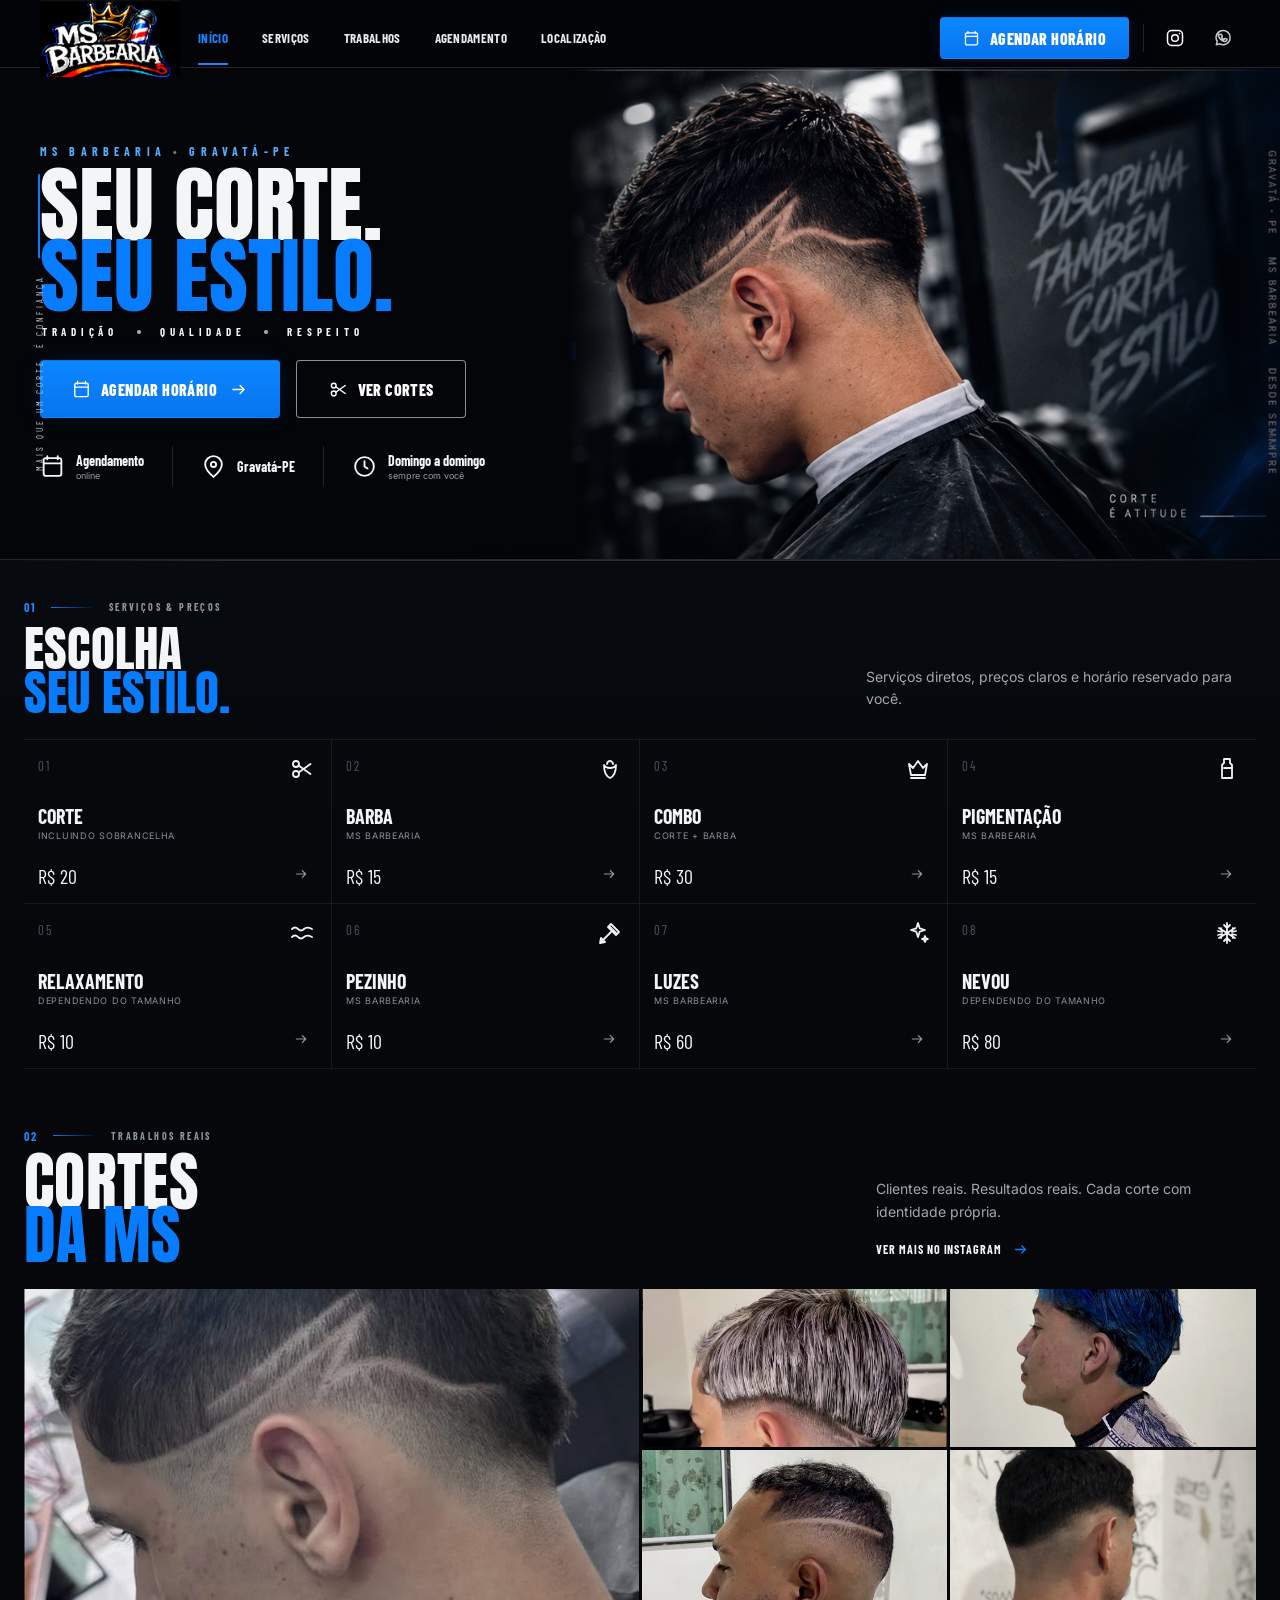
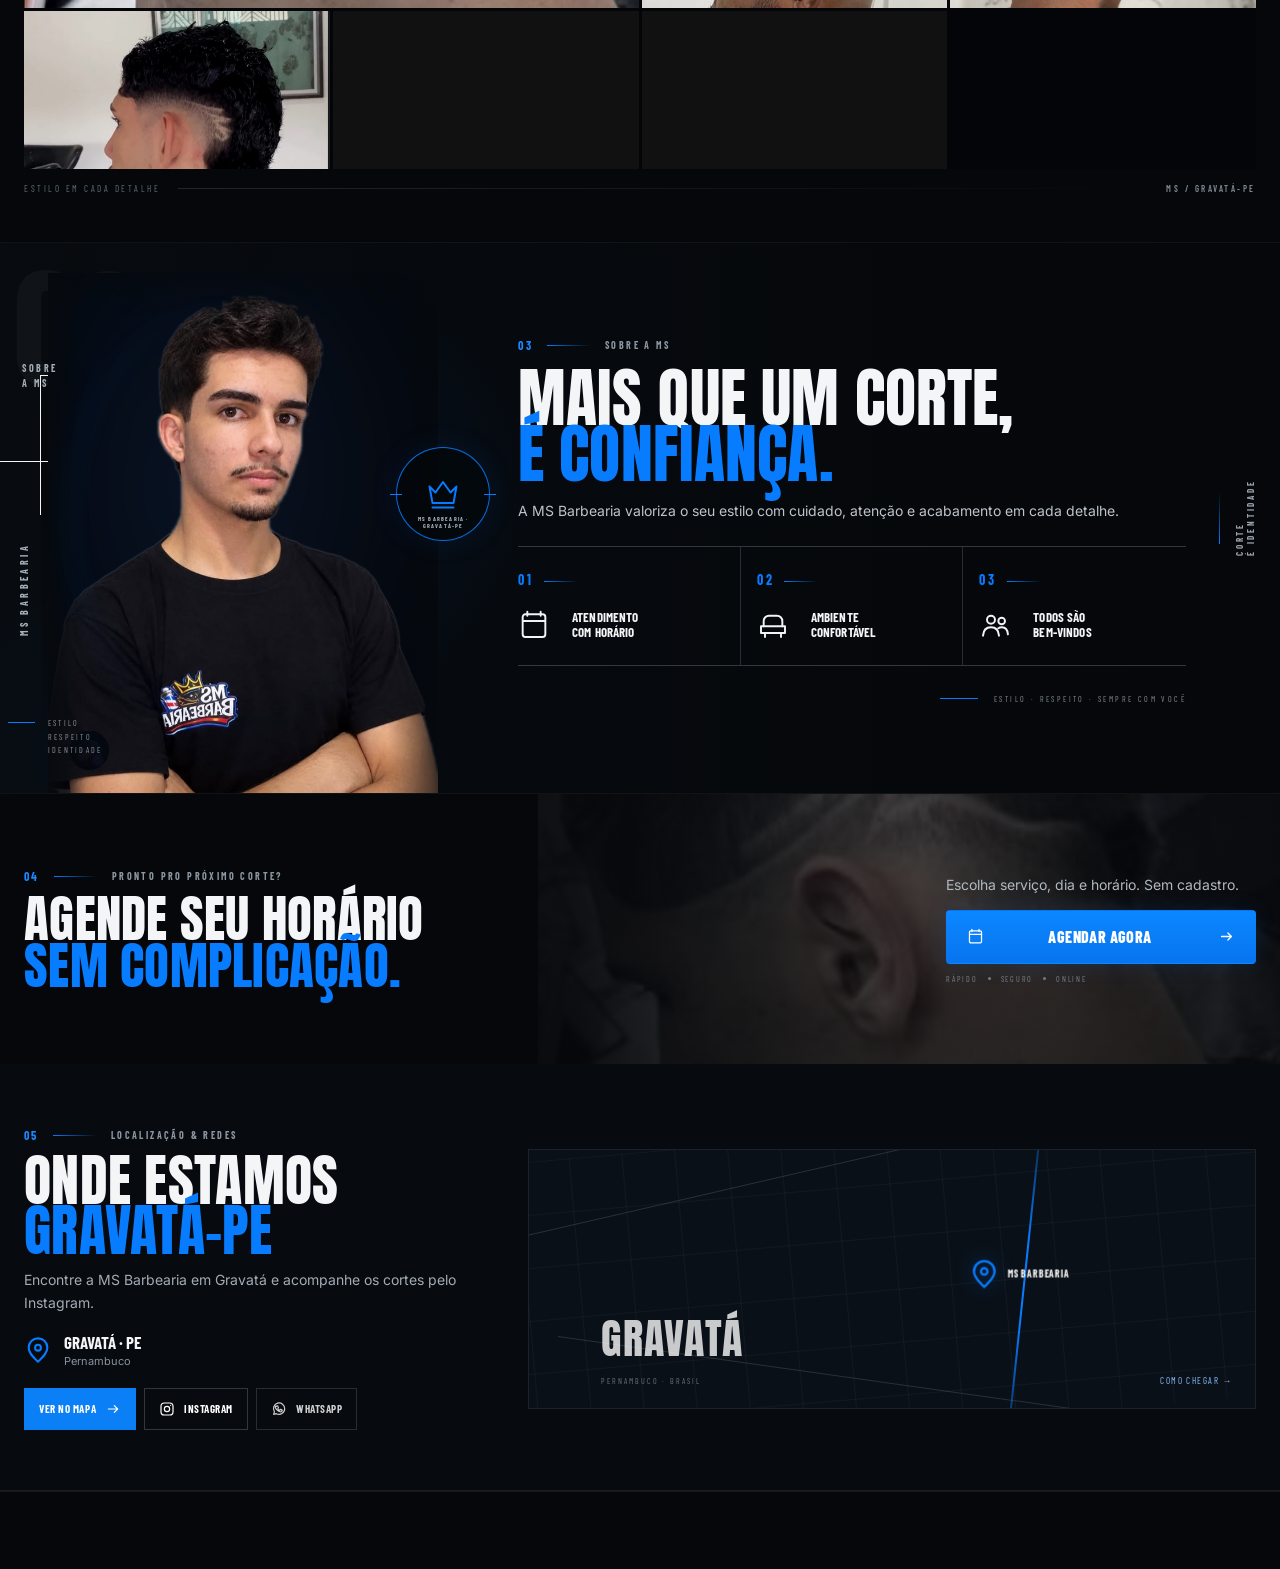
<file: index.html>
<!doctype html>
<html lang="pt-BR">
<head>
  <meta charset="UTF-8">
  <meta name="viewport" content="width=device-width,initial-scale=1,viewport-fit=cover">
  <meta name="theme-color" content="#05070a">
  <meta name="description" content="MS Barbearia em Gravatá-PE. Cortes, barba e agendamento online.">
  <title>MS Barbearia — Gravatá-PE</title>
  <link rel="preconnect" href="https://fonts.googleapis.com">
  <link rel="preconnect" href="https://fonts.gstatic.com" crossorigin>
  <link href="https://fonts.googleapis.com/css2?family=Anton&family=Barlow+Condensed:wght@500;600;700;800&family=Inter:wght@400;500;600;700&family=Permanent+Marker&display=swap" rel="stylesheet">
  <link rel="preload" as="image" href="assets/hero-expanded-clean.jpg" media="(min-width:821px)">
  <link rel="preload" as="image" href="assets/hero-expanded-clean.jpg" media="(max-width:820px)">
  <link rel="stylesheet" href="styles.css">
</head>
<body>
  <svg class="svg-defs" aria-hidden="true" width="0" height="0">
    <symbol id="i-calendar" viewBox="0 0 24 24"><path d="M7 2v3M17 2v3M3.5 9h17M5.5 4h13a2 2 0 0 1 2 2v13a2 2 0 0 1-2 2h-13a2 2 0 0 1-2-2V6a2 2 0 0 1 2-2Z"/></symbol>
    <symbol id="i-pin" viewBox="0 0 24 24"><path d="M20 10c0 5-8 12-8 12S4 15 4 10a8 8 0 1 1 16 0Z"/><circle cx="12" cy="10" r="2.5"/></symbol>
    <symbol id="i-clock" viewBox="0 0 24 24"><circle cx="12" cy="12" r="9"/><path d="M12 7v5l3 2"/></symbol>
    <symbol id="i-arrow" viewBox="0 0 24 24"><path d="M5 12h14M14 7l5 5-5 5"/></symbol>
    <symbol id="i-instagram" viewBox="0 0 24 24"><rect x="3" y="3" width="18" height="18" rx="5"/><circle cx="12" cy="12" r="4"/><path d="M17.5 6.5h.01"/></symbol>
    <symbol id="i-whatsapp" viewBox="0 0 24 24"><path d="M20.5 11.6a8.4 8.4 0 0 1-12.4 7.4L4 20l1.1-4a8.4 8.4 0 1 1 15.4-4.4Z"/><path d="M8.5 8c.3-.6.6-.6.9-.6h.4c.2 0 .4.1.5.4l.8 1.8c.1.3.1.5-.1.7l-.6.7c-.2.2-.2.4 0 .7.5.8 1.2 1.5 2 2 .3.2.5.2.7 0l.8-1c.2-.2.4-.3.7-.2l1.8.8c.3.1.4.3.4.5 0 .4-.2 1.2-.8 1.7-.6.5-1.4.8-2.3.6-1.1-.2-2.7-.9-4.5-2.5-1.5-1.4-2.5-3.1-2.8-4.2-.2-.8-.1-1.4.1-1.8Z"/></symbol>
    <symbol id="i-scissors" viewBox="0 0 24 24"><circle cx="6" cy="7" r="3"/><circle cx="6" cy="17" r="3"/><path d="m8.5 8.5 12 8.5M8.5 15.5 20.5 7"/></symbol>
    <symbol id="i-crown" viewBox="0 0 24 24"><path d="m3 7 4 4 5-7 5 7 4-4-2 11H5L3 7Z"/><path d="M5 21h14"/></symbol>
    <symbol id="i-beard" viewBox="0 0 24 24"><path d="M6 8c0 7 1.5 11 6 13 4.5-2 6-6 6-13-1 2-3 3-6 3S7 10 6 8Z"/><path d="M9 7c.4-2 1.3-3 3-3s2.6 1 3 3"/></symbol>
    <symbol id="i-bottle" viewBox="0 0 24 24"><path d="M9 2h6v4l2 2v13H7V8l2-2V2Z"/><path d="M9 11h8"/></symbol>
    <symbol id="i-wave" viewBox="0 0 24 24"><path d="M2 8c2-2 4-2 6 0s4 2 6 0 4-2 8 0M2 16c2-2 4-2 6 0s4 2 6 0 4-2 8 0"/></symbol>
    <symbol id="i-razor" viewBox="0 0 24 24"><path d="m4 20 9-9M11 5l8 8M13 3l8 8-3 3-8-8 3-3ZM2 22l5-1-4-4-1 5Z"/></symbol>
    <symbol id="i-spark" viewBox="0 0 24 24"><path d="m12 2 1.7 5.3L19 9l-5.3 1.7L12 16l-1.7-5.3L5 9l5.3-1.7L12 2ZM19 15l.8 2.2L22 18l-2.2.8L19 21l-.8-2.2L16 18l2.2-.8L19 15Z"/></symbol>
    <symbol id="i-snow" viewBox="0 0 24 24"><path d="M12 2v20M4 7l16 10M4 17 20 7M9 4l3 3 3-3M9 20l3-3 3 3M3 10l4 1-1-4M18 17l-1-4 4 1M3 14l4-1-1 4M18 7l-1 4 4-1"/></symbol>
    <symbol id="i-check" viewBox="0 0 24 24"><path d="m5 12 4 4L19 6"/></symbol>
    <symbol id="i-close" viewBox="0 0 24 24"><path d="m6 6 12 12M18 6 6 18"/></symbol>
    <symbol id="i-home" viewBox="0 0 24 24"><path d="m3 11 9-8 9 8v9a1 1 0 0 1-1 1h-5v-6H9v6H4a1 1 0 0 1-1-1v-9Z"/></symbol>
    <symbol id="i-chair" viewBox="0 0 24 24"><path d="M5 13V9a4 4 0 0 1 4-4h6a4 4 0 0 1 4 4v4"/><path d="M3 13h18v5H3z"/><path d="M6 18v3M18 18v3"/></symbol>
    <symbol id="i-users" viewBox="0 0 24 24"><circle cx="9" cy="8" r="3"/><circle cx="17" cy="9" r="2.5"/><path d="M3 20c.3-4.2 2.4-6.3 6-6.3s5.7 2.1 6 6.3"/><path d="M14.5 14.5c.7-.5 1.6-.8 2.7-.8 2.7 0 4.2 1.8 4.5 5.3"/></symbol>
  </svg>

  <header class="site-header" id="siteHeader">
    <div class="header-inner">
      <a class="brand" href="#inicio" aria-label="MS Barbearia — início"><img src="assets/logo.png" alt="MS Barbearia"></a>
      <nav class="desktop-nav" aria-label="Navegação principal">
        <a class="active" href="#inicio">Início</a>
        <a href="#servicos">Serviços</a>
        <a href="#trabalhos">Trabalhos</a>
        <button type="button" data-open-booking>Agendamento</button>
        <a href="#localizacao">Localização</a>
      </nav>
      <div class="header-actions">
        <button class="button button-primary header-book" type="button" data-open-booking><svg><use href="#i-calendar"/></svg> Agendar horário</button>
        <span class="header-separator"></span>
        <a class="icon-link" href="https://instagram.com/msbarbearia.oficiall" target="_blank" rel="noreferrer" aria-label="Instagram"><svg><use href="#i-instagram"/></svg></a>
        <button class="icon-link whatsapp-link" type="button" aria-label="WhatsApp" title="WhatsApp ainda não configurado"><svg><use href="#i-whatsapp"/></svg></button>
        <button class="mobile-book-icon" type="button" data-open-booking aria-label="Agendar horário"><svg><use href="#i-calendar"/></svg></button>
        <button class="mobile-menu-toggle" id="mobileMenuToggle" type="button" aria-label="Abrir menu" aria-controls="mobileMenu" aria-expanded="false"><span></span><span></span><span></span></button>
      </div>
    </div>
    <div class="mobile-menu-backdrop" id="mobileMenuBackdrop" aria-hidden="true"></div>
    <div class="mobile-menu" id="mobileMenu" aria-hidden="true">
      <div class="mobile-menu-inner">
        <div class="mobile-menu-kicker"><span>MENU</span><i></i><small>MS BARBEARIA</small></div>
        <nav class="mobile-menu-nav" aria-label="Navegação mobile">
          <a class="mobile-menu-link is-active" href="#inicio" data-menu-section="inicio"><span class="mobile-menu-index">01</span><strong>Início</strong><svg aria-hidden="true"><use href="#i-arrow"/></svg></a>
          <a class="mobile-menu-link" href="#servicos" data-menu-section="servicos"><span class="mobile-menu-index">02</span><strong>Serviços</strong><svg aria-hidden="true"><use href="#i-arrow"/></svg></a>
          <a class="mobile-menu-link" href="#trabalhos" data-menu-section="trabalhos"><span class="mobile-menu-index">03</span><strong>Trabalhos</strong><svg aria-hidden="true"><use href="#i-arrow"/></svg></a>
          <button class="mobile-menu-link" type="button" data-open-booking><span class="mobile-menu-index">04</span><strong>Agendamento</strong><svg aria-hidden="true"><use href="#i-arrow"/></svg></button>
          <a class="mobile-menu-link" href="#localizacao" data-menu-section="localizacao"><span class="mobile-menu-index">05</span><strong>Localização</strong><svg aria-hidden="true"><use href="#i-arrow"/></svg></a>
        </nav>
        <div class="mobile-menu-actions">
          <button class="button button-primary mobile-menu-cta" type="button" data-open-booking><svg><use href="#i-calendar"/></svg><span>Agendar horário</span><svg class="arrow"><use href="#i-arrow"/></svg></button>
          <div class="mobile-menu-socials">
            <a class="mobile-menu-social" href="https://instagram.com/msbarbearia.oficiall" target="_blank" rel="noreferrer"><svg><use href="#i-instagram"/></svg><span>Instagram</span></a>
            <button class="mobile-menu-social whatsapp-link" type="button" title="WhatsApp ainda não configurado"><svg><use href="#i-whatsapp"/></svg><span>WhatsApp</span></button>
          </div>
          <div class="mobile-menu-signature" aria-hidden="true"><i></i><span>CORTE É ATITUDE</span><i></i></div>
        </div>
      </div>
    </div>
  </header>

  <main>
    <section class="hero" id="inicio">
      <div class="hero-media" aria-hidden="true"><picture><source media="(max-width:820px)" srcset="assets/hero-expanded-clean.jpg"><img src="assets/hero-expanded-clean.jpg" alt=""></picture></div>
      <div class="hero-overlay" aria-hidden="true"></div>
      <div class="hero-vertical hero-vertical-left" aria-hidden="true"><span>MAIS QUE UM CORTE</span><span>É CONFIANÇA</span><i></i></div>
      <div class="hero-vertical hero-vertical-right" aria-hidden="true"><span>GRAVATÁ · PE</span><span>MS BARBEARIA</span><span>DESDE O PRIMEIRO CORTE</span></div>
      <div class="hero-scribble" aria-hidden="true"><span>DISCIPLINA</span><span>TAMBÉM CORTA</span><strong>ESTILO</strong></div>
      <div class="hero-content shell">
        <p class="eyebrow">MS BARBEARIA <b>•</b> GRAVATÁ-PE</p>
        <h1><span class="hero-title-line">SEU CORTE.</span><span class="hero-title-line hero-title-accent"><em>SEU ESTILO.</em></span></h1>
        <div class="hero-values" aria-label="Valores da marca"><span>TRADIÇÃO</span><i></i><span>QUALIDADE</span><i></i><span>RESPEITO</span></div>
        <div class="hero-actions">
          <button class="button button-primary" type="button" data-open-booking><svg><use href="#i-calendar"/></svg> Agendar horário <svg class="arrow"><use href="#i-arrow"/></svg></button>
          <a class="button button-outline" href="#trabalhos"><svg><use href="#i-scissors"/></svg> Ver cortes</a>
        </div>
        <div class="hero-facts">
          <div><svg><use href="#i-calendar"/></svg><span><b>Agendamento</b><small>online</small></span></div>
          <div><svg><use href="#i-pin"/></svg><span><b>Gravatá-PE</b></span></div>
          <div><svg><use href="#i-clock"/></svg><span><b>Domingo a domingo</b><small>sempre com você</small></span></div>
        </div>
      </div>
      <div class="hero-right-note" aria-hidden="true"><span>CORTE</span><span>É ATITUDE</span><i></i></div>
    </section>


    <section class="services-editorial" id="servicos" aria-labelledby="servicesTitle">
      <div class="post-shell">
        <header class="section-intro services-intro">
          <div class="section-kicker"><span>01</span><i></i><b>SERVIÇOS & PREÇOS</b></div>
          <div class="section-heading-row">
            <h2 id="servicesTitle">ESCOLHA<br><em>SEU ESTILO.</em></h2>
            <p>Serviços diretos, preços claros e horário reservado para você.</p>
          </div>
        </header>
        <div class="services-editorial-grid" id="serviceList"></div>
      </div>
    </section>

    <section class="portfolio-section" id="trabalhos" aria-labelledby="cutsTitle">
      <div class="post-shell portfolio-shell">
        <header class="portfolio-header">
          <div>
            <div class="section-kicker"><span>02</span><i></i><b>TRABALHOS REAIS</b></div>
            <h2 id="cutsTitle">CORTES<br><em>DA MS</em></h2>
          </div>
          <div class="portfolio-copy">
            <p>Clientes reais. Resultados reais. Cada corte com identidade própria.</p>
            <a href="https://instagram.com/msbarbearia.oficiall" target="_blank" rel="noreferrer">VER MAIS NO INSTAGRAM <svg><use href="#i-arrow"/></svg></a>
          </div>
        </header>
        <div class="portfolio-grid" id="gallery"></div>
        <div class="portfolio-foot" aria-hidden="true"><span>ESTILO EM CADA DETALHE</span><i></i><strong>MS / GRAVATÁ-PE</strong></div>
      </div>
    </section>

    <section class="story-section story-section-v2" aria-labelledby="storyTitle">
      <div class="post-shell story-v2-layout">
        <div class="story-v2-visual">
          <div class="story-v2-index" aria-hidden="true">03</div>
          <div class="story-v2-index-label" aria-hidden="true">SOBRE<br>A MS</div>
          <div class="story-v2-frame" aria-hidden="true"><i></i><i></i><i></i></div>
          <span class="story-v2-vertical" aria-hidden="true">MS BARBEARIA</span>
          <img class="story-v2-ghost" src="assets/barber-full-dark.jpg" alt="" aria-hidden="true">
          <figure class="story-v2-photo">
            <img src="assets/barber-full-dark.jpg" alt="Barbeiro da MS Barbearia" loading="lazy" decoding="async">
          </figure>
          <div class="story-v2-seal" aria-hidden="true">
            <svg><use href="#i-crown"/></svg>
            <span>MS BARBEARIA · GRAVATÁ-PE</span>
          </div>
          <div class="story-v2-micro" aria-hidden="true"><i></i><span>ESTILO<br>RESPEITO<br>IDENTIDADE</span></div>
        </div>

        <div class="story-v2-copy">
          <div class="section-kicker"><span>03</span><i></i><b>SOBRE A MS</b></div>
          <h2 id="storyTitle">MAIS QUE UM CORTE,<br><em>É CONFIANÇA.</em></h2>
          <p>A MS Barbearia valoriza o seu estilo com cuidado, atenção e acabamento em cada detalhe.</p>

          <div class="story-v2-values">
            <div class="story-v2-value">
              <span>01</span>
              <svg aria-hidden="true"><use href="#i-calendar"/></svg>
              <b>Atendimento<br>com horário</b>
            </div>
            <div class="story-v2-value">
              <span>02</span>
              <svg aria-hidden="true"><use href="#i-chair"/></svg>
              <b>Ambiente<br>confortável</b>
            </div>
            <div class="story-v2-value">
              <span>03</span>
              <svg aria-hidden="true"><use href="#i-users"/></svg>
              <b>Todos são<br>bem-vindos</b>
            </div>
          </div>

          <div class="story-v2-bottom" aria-hidden="true"><i></i><span>ESTILO · RESPEITO · SEMPRE COM VOCÊ</span></div>
        </div>

        <div class="story-v2-side-note" aria-hidden="true"><i></i><span>CORTE<br>É IDENTIDADE</span></div>
      </div>
    </section>

    <section class="appointment-cta" aria-labelledby="ctaTitle">
      <div class="cta-media" aria-hidden="true"><img src="assets/hero.jpg" alt=""></div>
      <div class="cta-shade" aria-hidden="true"></div>
      <div class="post-shell cta-layout">
        <div class="cta-copy">
          <div class="section-kicker"><span>04</span><i></i><b>PRONTO PRO PRÓXIMO CORTE?</b></div>
          <h2 id="ctaTitle">AGENDE SEU HORÁRIO<br><em>SEM COMPLICAÇÃO.</em></h2>
        </div>
        <div class="cta-action">
          <p>Escolha serviço, dia e horário. Sem cadastro.</p>
          <button class="button button-primary cta-button" type="button" data-open-booking><svg><use href="#i-calendar"/></svg> Agendar agora <svg class="arrow"><use href="#i-arrow"/></svg></button>
          <small>RÁPIDO <i></i> SEGURO <i></i> ONLINE</small>
        </div>
      </div>
    </section>

    <section class="contact-section" id="localizacao" aria-labelledby="locationTitle">
      <div class="post-shell contact-layout">
        <div class="contact-copy">
          <div class="section-kicker"><span>05</span><i></i><b>LOCALIZAÇÃO & REDES</b></div>
          <h2 id="locationTitle">ONDE ESTAMOS<br><em>GRAVATÁ-PE</em></h2>
          <p>Encontre a MS Barbearia em Gravatá e acompanhe os cortes pelo Instagram.</p>
          <div class="contact-location"><svg><use href="#i-pin"/></svg><span><b>Gravatá · PE</b><small>Pernambuco</small></span></div>
          <div class="contact-actions">
            <a class="contact-action primary" href="https://www.google.com/maps/search/?api=1&query=MS%20Barbearia%20Gravat%C3%A1%20PE" target="_blank" rel="noreferrer">VER NO MAPA <svg><use href="#i-arrow"/></svg></a>
            <a class="contact-action" href="https://instagram.com/msbarbearia.oficiall" target="_blank" rel="noreferrer"><svg><use href="#i-instagram"/></svg> INSTAGRAM</a>
            <button class="contact-action whatsapp-link" type="button"><svg><use href="#i-whatsapp"/></svg> WHATSAPP</button>
          </div>
        </div>
        <a class="editorial-map" href="https://www.google.com/maps/search/?api=1&query=MS%20Barbearia%20Gravat%C3%A1%20PE" target="_blank" rel="noreferrer" aria-label="Abrir MS Barbearia em Gravatá no mapa">
          <span class="map-grid" aria-hidden="true"></span>
          <span class="map-line map-line-a" aria-hidden="true"></span>
          <span class="map-line map-line-b" aria-hidden="true"></span>
          <span class="map-line map-line-c" aria-hidden="true"></span>
          <div class="editorial-map-pin"><svg><use href="#i-pin"/></svg><b>MS BARBEARIA</b></div>
          <strong>GRAVATÁ</strong>
          <small>PERNAMBUCO · BRASIL</small>
          <em>COMO CHEGAR →</em>
        </a>
      </div>
    </section>
  </main>

  <footer class="site-footer">
    <img class="footer-logo-mobile" src="assets/logo.png" alt="MS Barbearia">
    <div class="footer-brand"><b>MS BARBEARIA</b><i></i><span>GRAVATÁ-PE</span></div>
    <nav><a href="#inicio">INÍCIO</a><a href="#servicos">SERVIÇOS</a><a href="#trabalhos">TRABALHOS</a><button type="button" data-open-booking>AGENDAMENTO</button><a href="#localizacao">LOCALIZAÇÃO</a></nav>
    <div class="footer-attitude">CORTE É ATITUDE <i></i></div>
    <div class="footer-social"><a href="https://instagram.com/msbarbearia.oficiall" target="_blank" rel="noreferrer" aria-label="Instagram"><svg><use href="#i-instagram"/></svg></a><button type="button" class="whatsapp-link" aria-label="WhatsApp"><svg><use href="#i-whatsapp"/></svg></button><i></i><span>© 2026 MS BARBEARIA<br>TODOS OS DIREITOS RESERVADOS</span></div>
  </footer>

  <nav class="bottom-nav" aria-label="Navegação mobile">
    <a href="#inicio"><svg><use href="#i-home"/></svg><small>Início</small></a>
    <a href="#servicos"><svg><use href="#i-scissors"/></svg><small>Serviços</small></a>
    <button type="button" class="bottom-book" data-open-booking><span><svg><use href="#i-calendar"/></svg></span><small>Agendar</small></button>
    <a href="#localizacao"><svg><use href="#i-pin"/></svg><small>Localização</small></a>
    <a href="https://instagram.com/msbarbearia.oficiall" target="_blank" rel="noreferrer"><svg><use href="#i-instagram"/></svg><small>Instagram</small></a>
  </nav>

  <dialog class="booking-modal" id="bookingModal">
    <div class="booking-modal-shell">
      <button class="booking-close" id="bookingClose" type="button" aria-label="Fechar agendamento"><svg><use href="#i-close"/></svg></button>
      <div class="booking-brand"><img src="assets/logo.png" alt="MS Barbearia"><div><span>AGENDE SEU HORÁRIO</span><strong>SEM COMPLICAÇÃO.</strong></div></div>
      <div class="booking-progress" id="bookingProgress"></div>
      <div class="booking-layout">
        <section class="booking-stage">
          <div id="wizardBody" class="wizard-body" aria-live="polite"></div>
          <div class="wizard-actions"><button id="backBtn" class="button button-outline" type="button">Voltar</button><button id="nextBtn" class="button button-primary" type="button">Continuar <svg class="arrow"><use href="#i-arrow"/></svg></button></div>
        </section>
        <aside class="booking-summary" id="bookingSummary"><span class="eyebrow">SEU AGENDAMENTO</span><p>Suas escolhas aparecem aqui.</p></aside>
      </div>
    </div>
  </dialog>

  <dialog class="lightbox" id="lightbox"><button type="button" id="lightboxClose" aria-label="Fechar foto"><svg><use href="#i-close"/></svg></button><img id="lightboxImage" alt=""></dialog>
  <script src="app.js"></script>
</body>
</html>
</file>
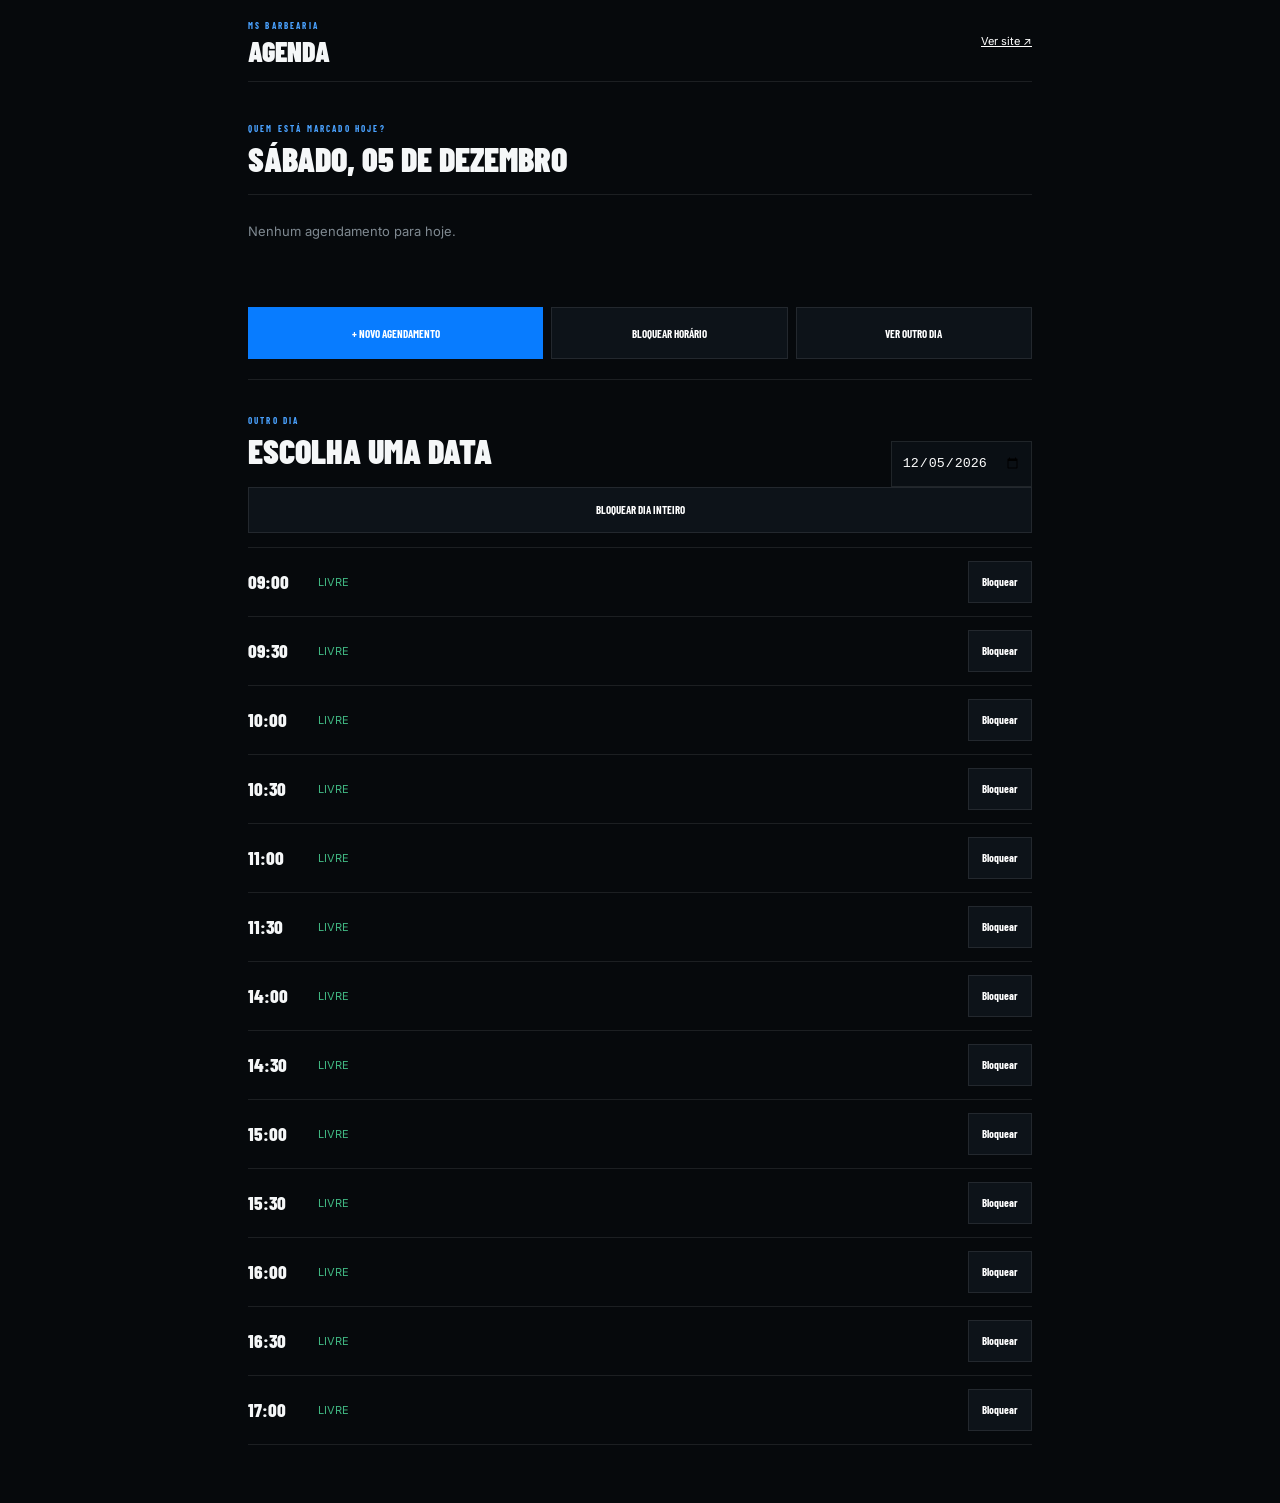
<file: admin.html>
<!doctype html>
<html lang="pt-BR"><head><meta charset="UTF-8"><meta name="viewport" content="width=device-width,initial-scale=1,viewport-fit=cover"><meta name="theme-color" content="#06090c"><title>MS Barbearia — Agenda</title><link rel="preconnect" href="https://fonts.googleapis.com"><link rel="preconnect" href="https://fonts.gstatic.com" crossorigin><link href="https://fonts.googleapis.com/css2?family=Barlow+Condensed:wght@600;700;800;900&family=Inter:wght@400;500;600;700&display=swap" rel="stylesheet"><link rel="stylesheet" href="admin.css"></head>
<body>
<header class="admin-head"><div><span>MS BARBEARIA</span><h1>AGENDA</h1></div><a href="index.html">Ver site ↗</a></header>
<main>
  <section class="today"><p class="eyebrow">QUEM ESTÁ MARCADO HOJE?</p><h2 id="todayTitle"></h2><div id="nextClient" class="next-client"></div><div id="appointmentList" class="appointment-list"></div></section>
  <section class="quick-actions"><button class="primary" id="newBooking">+ NOVO AGENDAMENTO</button><button id="blockTime">BLOQUEAR HORÁRIO</button><button id="otherDay">VER OUTRO DIA</button></section>
  <section class="day-panel" id="dayPanel"><div class="panel-title"><div><span>OUTRO DIA</span><h2>ESCOLHA UMA DATA</h2></div><input type="date" id="datePicker"></div><div id="dayState"></div><button class="day-block" id="toggleDay">BLOQUEAR DIA INTEIRO</button><div id="slotList" class="slot-list"></div></section>
</main>
<div class="sheet" id="sheet" aria-hidden="true"><div class="sheet-card"><button class="sheet-close" id="sheetClose">×</button><span>BLOQUEAR HORÁRIO</span><h2 id="sheetDate"></h2><div id="sheetTimes" class="sheet-times"></div></div></div>
<script src="admin.js"></script></body></html>
</file>
<file: styles.css>
:root{--bg:#05070a;--panel:#080b0f;--panel-2:#0d1116;--line:rgba(255,255,255,.13);--line-soft:rgba(255,255,255,.075);--text:#f3f5f7;--muted:#9ca5ae;--blue:#087cff;--blue-2:#0c63ff;--red:#e51d31;--green:#12b76a;--max:1280px;--header:62px}*{box-sizing:border-box}html{scroll-behavior:smooth;background:var(--bg)}body{margin:0;background:var(--bg);color:var(--text);font-family:Inter,system-ui,sans-serif;overflow-x:hidden}button,a{font:inherit}button{color:inherit}a{color:inherit;text-decoration:none}img{display:block;max-width:100%}.svg-defs{position:absolute}.shell{width:min(var(--max),calc(100% - 64px));margin-inline:auto}svg{fill:none;stroke:currentColor;stroke-width:1.8;stroke-linecap:round;stroke-linejoin:round}.site-header{height:var(--header);position:absolute;z-index:50;top:0;left:0;right:0;border-bottom:1px solid var(--line);background:linear-gradient(180deg,rgba(2,4,7,.94),rgba(2,4,7,.76));backdrop-filter:blur(10px)}.header-inner{height:100%;width:min(var(--max),calc(100% - 64px));margin:auto;display:grid;grid-template-columns:130px 1fr auto;align-items:center}.brand{align-self:stretch;display:flex;align-items:center;width:118px;overflow:visible}.brand img{width:112px;height:auto;max-height:72px;object-fit:contain;object-position:center;filter:contrast(1.08) saturate(1.08)}.desktop-nav{height:100%;display:flex;align-items:stretch;gap:36px}.desktop-nav a,.desktop-nav button{border:0;background:none;color:#e7e9eb;text-transform:uppercase;font-family:'Barlow Condensed',sans-serif;font-size:13px;font-weight:700;letter-spacing:.025em;cursor:pointer;position:relative;display:flex;align-items:center;padding:0}.desktop-nav .active{color:#1686ff}.desktop-nav .active:after{content:"";position:absolute;height:2px;background:#1686ff;left:0;right:0;bottom:12px}.header-actions{display:flex;align-items:center;gap:14px}.header-separator{width:1px;height:28px;background:var(--line)}.icon-link{width:34px;height:34px;display:grid;place-items:center;border:0;background:none;cursor:pointer;color:#fff}.icon-link svg{width:20px;height:20px}.whatsapp-link{opacity:.8}.button{height:44px;border:1px solid transparent;border-radius:4px;padding:0 18px;display:inline-flex;align-items:center;justify-content:center;gap:10px;text-transform:uppercase;font-family:'Barlow Condensed',sans-serif;font-weight:800;letter-spacing:.025em;cursor:pointer;transition:.2s ease}.button svg{width:17px;height:17px}.button .arrow{margin-left:2px}.button-primary{background:linear-gradient(180deg,#0b87ff,#0874ef);color:white;box-shadow:0 0 22px rgba(0,126,255,.12)}.button-primary:hover{filter:brightness(1.08);transform:translateY(-1px)}.button-outline{background:rgba(5,8,12,.45);border-color:rgba(255,255,255,.55);color:#fff}.header-book{height:38px;padding:0 18px}.mobile-menu-toggle,.mobile-menu{display:none}

.hero{height:420px;position:relative;overflow:hidden;border-bottom:1px solid var(--line);background:#030508}.hero-media{position:absolute;inset:0 5.5% 0 38%;overflow:hidden}.hero-media img{width:100%;height:100%;object-fit:cover;object-position:54% 36%;filter:saturate(.72) contrast(1.09) brightness(.82)}.hero-overlay{position:absolute;inset:0;background:linear-gradient(90deg,#030508 0%,#030508 19%,rgba(3,5,8,.97) 27%,rgba(3,5,8,.72) 40%,rgba(3,5,8,.12) 58%,rgba(3,5,8,.1) 78%,rgba(3,5,8,.9) 95%,#030508 100%),linear-gradient(0deg,rgba(2,4,7,.42),transparent 44%)}.hero-content{height:100%;position:relative;z-index:3;padding-top:92px}.eyebrow{font-family:'Barlow Condensed',sans-serif;font-size:11px;font-weight:700;letter-spacing:.38em;color:#53aeff}.eyebrow b{color:#79828c}.hero h1{font-family:Anton,'Barlow Condensed',sans-serif;font-weight:400;font-size:74px;line-height:.96;letter-spacing:.005em;margin:8px 0 6px;text-transform:uppercase;text-shadow:0 3px 0 rgba(0,0,0,.22)}.hero h1 em{font-style:normal;color:#087cff}.hero-values{display:flex;align-items:center;gap:16px;margin:0 0 14px 2px;font-family:'Barlow Condensed',sans-serif;font-size:11px;font-weight:700;letter-spacing:.38em}.hero-values i{width:4px;height:4px;border-radius:50%;background:#aab2bb}.hero-actions{display:flex;gap:12px;margin:0 0 14px}.hero-facts{display:flex;align-items:center;height:48px}.hero-facts>div{display:flex;align-items:center;gap:9px;padding:0 22px;border-right:1px solid var(--line);height:34px}.hero-facts>div:first-child{padding-left:0}.hero-facts>div:last-child{border-right:0}.hero-facts svg{width:22px;height:22px}.hero-facts span{display:grid;gap:1px}.hero-facts b{font-family:'Barlow Condensed',sans-serif;font-size:13px}.hero-facts small{font-size:9px;color:#929ba5}.hero-vertical{position:absolute;z-index:4;font-family:'Barlow Condensed',sans-serif;font-size:9px;letter-spacing:.28em;color:#c4c9ce;text-transform:uppercase}.hero-vertical-left{left:42px;top:142px;writing-mode:vertical-rl;transform:rotate(180deg);display:flex;gap:8px;align-items:center}.hero-vertical-left i{height:62px;width:2px;background:#087cff;margin-top:8px}.hero-vertical-right{right:18px;top:95px;bottom:65px;writing-mode:vertical-rl;display:flex;gap:22px;color:#b2bac2}.hero-scribble{position:absolute;z-index:2;right:10.5%;top:115px;display:grid;transform:rotate(-8deg);font-family:cursive;font-size:28px;line-height:.96;font-style:italic;color:rgba(255,255,255,.22);text-align:left}.hero-scribble strong{font-size:42px;font-weight:500}.hero-right-note{position:absolute;z-index:4;right:7.8%;bottom:18px;display:flex;align-items:center;gap:8px;font-family:'Barlow Condensed',sans-serif;font-size:9px;letter-spacing:.4em;color:#b8c0c8}.hero-right-note i{width:64px;height:1px;background:linear-gradient(90deg,#b8c0c8,#087cff)}

.services-strip{height:112px;display:grid;grid-template-columns:180px 1fr 135px;border-bottom:1px solid var(--line);background:linear-gradient(180deg,#080b0f,#06090d);padding:0 34px}.services-title{border-right:1px solid var(--line);display:flex;justify-content:center;flex-direction:column;padding-left:18px}.services-title h2{font-family:'Barlow Condensed',sans-serif;font-size:21px;line-height:.9;margin:0 0 8px;font-weight:700}.services-title h2 strong{font-size:23px}.services-title p{margin:0;color:#7f8994;font-size:8px;line-height:1.45;letter-spacing:.2em}.services-track{display:grid;grid-template-columns:repeat(8,minmax(92px,1fr));min-width:0}.service-cell{border-right:1px solid var(--line);display:flex;align-items:center;justify-content:center;flex-direction:column;gap:4px;cursor:pointer;transition:.2s ease;min-width:0;position:relative}.service-cell:hover{background:rgba(255,255,255,.025)}.service-cell svg{width:28px;height:28px;color:#f1f3f5;margin-bottom:2px}.service-cell strong{font-family:'Barlow Condensed',sans-serif;font-size:14px;text-transform:uppercase}.service-cell b{font-family:'Barlow Condensed',sans-serif;font-size:20px}.service-cell small{font-size:7px;color:#9ba4ad;text-transform:uppercase;white-space:nowrap;max-width:90%;overflow:hidden;text-overflow:ellipsis}.services-note{display:flex;align-items:center;gap:24px;padding-left:24px}.services-note i{width:2px;height:58px;background:linear-gradient(180deg,var(--red),rgba(229,29,49,.25))}.services-note span{font-family:'Barlow Condensed',sans-serif;font-size:9px;letter-spacing:.34em;line-height:1.45;color:#98a1aa}

.cuts-strip{height:135px;display:grid;grid-template-columns:225px 38px 1fr 38px 180px;border-bottom:1px solid var(--line);background:#05070a;align-items:stretch}.cuts-title{display:flex;justify-content:center;flex-direction:column;padding-left:52px}.cuts-title h2{font-family:Anton,'Barlow Condensed',sans-serif;font-weight:400;font-size:34px;line-height:.82;margin:0 0 8px}.cuts-title h2 em{font-style:normal;color:#087cff}.cuts-title p{margin:0;color:#43a5ff;font-family:'Barlow Condensed',sans-serif;font-size:8px;letter-spacing:.27em;line-height:1.4}.cuts-track{display:flex;min-width:0;overflow:hidden}.cut-thumb{height:100%;min-width:143px;flex:1;border-right:2px solid #05070a;background:#111;overflow:hidden;cursor:pointer}.cut-thumb img{width:100%;height:100%;object-fit:cover;transition:transform .3s ease,filter .3s ease;filter:saturate(.86) contrast(1.04)}.cut-thumb:hover img{transform:scale(1.018);filter:saturate(1) contrast(1.06)}.gallery-arrow{align-self:center;justify-self:center;width:33px;height:33px;border-radius:50%;border:1px solid rgba(255,255,255,.08);background:#13171d;color:#d8dde2;font-size:24px;line-height:1;cursor:pointer}.cuts-scribble{display:grid;place-content:center;text-align:center;transform:rotate(-8deg);font-family:cursive;font-size:20px;line-height:.9;color:rgba(255,255,255,.26);font-style:italic}.cuts-scribble strong{font-weight:500;font-size:28px}

.lower-band{height:220px;display:grid;grid-template-columns:1.9fr 1.08fr 1.42fr;border-bottom:1px solid var(--line);background:#05070a}.about-panel,.booking-card,.location-card{border-right:1px solid var(--line);min-width:0}.about-panel{display:grid;grid-template-columns:210px 1.15fr .95fr;position:relative;overflow:hidden}.barber-card{margin:14px 16px 0 54px;height:206px;overflow:hidden;position:relative;background:#111}.barber-card:before{content:"";position:absolute;inset:0;box-shadow:inset 18px 0 24px rgba(0,118,255,.28),inset 0 0 40px rgba(0,0,0,.35);z-index:2}.barber-card img{width:100%;height:100%;object-fit:cover;object-position:center 18%;filter:contrast(1.02) saturate(.88)}.about-copy{display:flex;justify-content:center;flex-direction:column;padding:18px 18px 12px}.about-copy h2,.booking-card h2,.location-copy h2{font-family:Anton,'Barlow Condensed',sans-serif;font-weight:400;text-transform:uppercase}.about-copy h2{font-size:27px;line-height:1.02;margin:0 0 10px}.about-copy h2 em{font-style:normal;color:#0782ff}.about-copy p{font-size:10px;line-height:1.5;color:#b0b7bf;max-width:320px;margin:0 0 10px}.signature{font-family:cursive;font-style:italic;font-size:20px;color:#a4adb5;transform:rotate(-4deg);margin-left:38px}.about-copy small{font-family:'Barlow Condensed';font-size:8px;letter-spacing:.22em;color:#7c8791;margin-left:70px}.about-values{border-left:1px solid var(--line);display:flex;flex-direction:column;justify-content:center;gap:18px;padding:0 14px}.about-values span{display:flex;align-items:center;gap:12px;font-family:'Barlow Condensed',sans-serif;font-size:9px;letter-spacing:.07em;color:#aab2ba}.about-values svg{width:17px;height:17px;color:#fff}.booking-card{margin:0;display:flex;align-items:center;justify-content:center;flex-direction:column;text-align:center;position:relative;overflow:hidden;background:radial-gradient(circle at 74% 84%,rgba(0,119,255,.16),transparent 42%),linear-gradient(140deg,#08101a,#07090d)}.booking-card:after{content:"";position:absolute;inset:0;border:1px solid rgba(0,126,255,.52);pointer-events:none}.booking-card .eyebrow{font-size:8px}.booking-card h2{font-size:25px;line-height:1.02;margin:7px 0 12px}.booking-card h2 em{font-style:normal;color:#087cff}.booking-big{width:220px;height:48px}.booking-card>p{font-family:'Barlow Condensed',sans-serif;font-size:8px;letter-spacing:.24em;color:#798591;display:flex;align-items:center;gap:8px;margin:11px 0 0}.booking-card>p i{width:3px;height:3px;background:#77818b;border-radius:50%}.location-card{display:grid;grid-template-columns:1.05fr 1.2fr;gap:0;padding:14px 32px 14px 18px}.location-copy>span{font-family:'Barlow Condensed',sans-serif;font-size:8px;color:#8c97a1}.location-copy h2{font-size:30px;line-height:1;margin:5px 0 4px}.location-copy>p{font-family:'Barlow Condensed',sans-serif;font-size:8px;letter-spacing:.13em;line-height:1.4;color:#8c97a1;margin:0 0 10px}.location-line{display:flex;align-items:center;gap:8px;font-family:'Barlow Condensed',sans-serif;margin-bottom:8px}.location-line svg{width:17px;height:17px}.location-line b{font-size:10px;line-height:1.2}.location-line small{font-size:8px;font-weight:500}.contact-button{height:28px;border:1px solid rgba(255,255,255,.35);display:inline-flex;align-items:center;gap:8px;padding:0 10px;text-transform:uppercase;font-family:'Barlow Condensed';font-weight:700;font-size:9px;border-radius:3px}.contact-button svg{width:15px;height:15px}.instagram-contact{border-color:rgba(255,255,255,.45)}.map-graphic{position:relative;overflow:hidden;background:#0b1118;border:1px solid rgba(255,255,255,.09);min-height:190px;display:block}.map-graphic:before{content:"";position:absolute;inset:0;background-image:linear-gradient(rgba(255,255,255,.045) 1px,transparent 1px),linear-gradient(90deg,rgba(255,255,255,.045) 1px,transparent 1px);background-size:24px 24px;transform:skew(-8deg) scale(1.18);opacity:.65}.map-road{position:absolute;height:1px;background:rgba(255,255,255,.13);transform-origin:left center}.map-road-a{width:120%;left:-10%;top:30%;transform:rotate(18deg)}.map-road-b{width:120%;left:-6%;top:67%;transform:rotate(-23deg)}.map-road-c{height:120%;width:1px;left:64%;top:-10%;background:linear-gradient(#065eb8,#0c84ff,#065eb8);transform:rotate(8deg)}.map-pin{position:absolute;left:58%;top:36%;display:flex;align-items:center;gap:5px;color:#fff;font-family:'Barlow Condensed';font-size:8px;z-index:2}.map-pin svg{width:26px;height:26px;color:#0d84ff;filter:drop-shadow(0 0 6px #0781ff)}.map-graphic>strong{position:absolute;left:34%;top:52%;font:500 13px Inter;color:#8f98a1;letter-spacing:.18em}.map-graphic>em{position:absolute;right:10px;bottom:9px;font:italic 13px cursive;color:rgba(255,255,255,.16);transform:rotate(-7deg)}

.site-footer{min-height:78px;display:grid;grid-template-columns:270px 1fr 260px 330px;align-items:center;padding:12px 52px;background:#05070a;border-top:1px solid var(--line-soft)}.footer-brand,.footer-attitude,.footer-social{display:flex;align-items:center;gap:10px}.footer-brand b{font-family:'Barlow Condensed';font-size:11px;letter-spacing:.12em}.footer-brand i{width:1px;height:18px;background:var(--line)}.footer-brand span{font-family:'Barlow Condensed';font-size:9px;letter-spacing:.14em;color:#7d8791}.site-footer nav{display:flex;justify-content:center;gap:34px}.site-footer nav a,.site-footer nav button{border:0;background:none;color:#8a949e;font-family:'Barlow Condensed';font-size:9px;cursor:pointer;padding:0}.footer-attitude{justify-content:center;color:#8a949e;font-family:'Barlow Condensed';font-size:10px;letter-spacing:.34em}.footer-attitude i{width:40px;height:1px;background:linear-gradient(90deg,#087cff,transparent)}.footer-social{justify-content:flex-end}.footer-social a,.footer-social button{border:0;background:none;padding:0;color:#fff;cursor:pointer}.footer-social svg{width:20px;height:20px}.footer-social>i{width:1px;height:27px;background:var(--line);margin:0 8px}.footer-social span{font-family:'Barlow Condensed';font-size:8px;line-height:1.5;color:#727d87}.bottom-nav{display:none}

.booking-modal{width:100vw;height:100vh;max-width:none;max-height:none;margin:0;border:0;padding:0;background:rgba(2,4,7,.96);color:#fff}.booking-modal::backdrop{background:rgba(0,0,0,.72);backdrop-filter:blur(8px)}.booking-modal-shell{width:min(1120px,calc(100% - 48px));min-height:640px;margin:5vh auto;background:#070a0e;border:1px solid var(--line);position:relative;padding:34px 40px 40px;box-shadow:0 30px 120px rgba(0,0,0,.5)}.booking-close{position:absolute;right:20px;top:20px;width:38px;height:38px;border:1px solid var(--line);background:#0c1117;color:#fff;display:grid;place-items:center;cursor:pointer}.booking-close svg{width:18px;height:18px}.booking-brand{display:flex;align-items:center;gap:16px;margin-bottom:24px}.booking-brand img{width:78px;height:56px;object-fit:cover}.booking-brand div{display:grid}.booking-brand span{font-family:'Barlow Condensed';font-size:10px;letter-spacing:.25em;color:#4ea8ff}.booking-brand strong{font-family:Anton;font-size:27px;font-weight:400}.booking-progress{display:grid;grid-template-columns:repeat(5,1fr);border-top:1px solid var(--line);border-bottom:1px solid var(--line);margin-bottom:28px}.progress-item{padding:12px 8px;display:flex;gap:8px;align-items:center;color:#626d78;font-family:'Barlow Condensed';font-size:11px;border-right:1px solid var(--line)}.progress-item span{font-size:9px;color:#5c6570}.progress-item.active{color:#fff;background:linear-gradient(90deg,rgba(0,126,255,.11),transparent)}.progress-item.active span{color:#48a8ff}.booking-layout{display:grid;grid-template-columns:1.55fr .75fr;gap:28px}.booking-stage{min-height:420px}.wizard-body>.wizard-eyebrow{font-family:'Barlow Condensed';font-size:9px;letter-spacing:.25em;color:#4ea8ff}.wizard-body h3{font-family:Anton;font-weight:400;font-size:38px;letter-spacing:.01em;margin:6px 0 20px}.choice-list{border-top:1px solid var(--line)}.choice-row{width:100%;min-height:58px;border:0;border-bottom:1px solid var(--line);background:transparent;color:#fff;display:grid;grid-template-columns:1fr auto;align-items:center;text-align:left;padding:0 12px;cursor:pointer}.choice-row span{display:grid;gap:2px}.choice-row strong{font-family:'Barlow Condensed';font-size:17px;text-transform:uppercase}.choice-row small{color:#7d8791;font-size:9px}.choice-row b{font-family:'Barlow Condensed';font-size:20px}.choice-row.selected{background:linear-gradient(90deg,rgba(0,126,255,.18),rgba(0,126,255,.03));box-shadow:inset 3px 0 #087cff}.date-grid{display:grid;grid-template-columns:repeat(7,1fr);gap:6px}.date-option,.time-option{border:1px solid var(--line);background:#0a0e13;color:#fff;cursor:pointer}.date-option{height:102px;display:flex;align-items:center;justify-content:center;flex-direction:column;gap:3px}.date-option small{text-transform:uppercase;font-family:'Barlow Condensed';font-size:9px;color:#8a949e}.date-option strong{font-family:Anton;font-size:29px;font-weight:400}.date-option.selected,.time-option.selected{border-color:#087cff;background:rgba(0,126,255,.15);box-shadow:inset 0 -3px #087cff}.date-option:disabled,.time-option:disabled{opacity:.28;cursor:not-allowed}.time-grid{display:grid;grid-template-columns:repeat(4,1fr);gap:8px}.time-option{height:55px;font-family:'Barlow Condensed';font-size:17px;font-weight:700}.form-grid{display:grid;gap:14px}.field{display:grid;gap:7px;font-family:'Barlow Condensed';font-size:11px;text-transform:uppercase;letter-spacing:.08em}.field input{height:54px;background:#090d12;border:1px solid var(--line);color:#fff;padding:0 14px;font:500 15px Inter;outline:none}.field input:focus{border-color:#087cff}.confirmation{border-top:1px solid var(--line)}.confirmation-row{display:flex;justify-content:space-between;gap:20px;padding:14px 4px;border-bottom:1px solid var(--line);font-size:12px}.confirmation-row span{color:#7e8892}.booking-summary{min-height:370px;border-left:1px solid var(--line);padding:28px 0 0 30px;position:relative}.booking-summary>p,.summary-empty{color:#717b85;font-size:12px}.summary-service{display:flex;justify-content:space-between;gap:12px;align-items:end;padding:18px 0;border-bottom:1px solid var(--line)}.summary-service strong{font-family:Anton;font-size:28px;font-weight:400}.summary-service b{font-family:'Barlow Condensed';font-size:22px;color:#4ba7ff}.summary-detail{display:grid;gap:4px;padding:14px 0;border-bottom:1px solid var(--line)}.summary-detail span{font-size:9px;color:#737d87;text-transform:uppercase}.summary-detail b{font-size:12px}.summary-number{position:absolute;right:0;bottom:0;font:400 100px Anton;color:rgba(255,255,255,.025)}.wizard-actions{display:flex;justify-content:space-between;gap:10px;margin-top:22px}.wizard-actions .button{min-width:130px}.success-mark{width:60px;height:60px;background:#087cff;display:grid;place-items:center;margin-bottom:18px}.success-mark svg{width:28px;height:28px}.success-actions{display:flex;gap:10px;margin-top:24px}.lightbox{border:0;padding:0;background:rgba(0,0,0,.94);width:100vw;height:100vh;max-width:none;max-height:none}.lightbox::backdrop{background:rgba(0,0,0,.88)}.lightbox img{width:min(620px,86vw);height:min(780px,82vh);object-fit:contain;position:absolute;inset:50% auto auto 50%;transform:translate(-50%,-50%)}.lightbox button{position:absolute;z-index:2;right:24px;top:24px;width:42px;height:42px;background:#10151b;border:1px solid var(--line);color:#fff;display:grid;place-items:center;cursor:pointer}.lightbox button svg{width:20px;height:20px}

@media (max-width:1180px){.shell,.header-inner{width:calc(100% - 44px)}.desktop-nav{gap:22px}.services-strip{grid-template-columns:150px 1fr 100px;padding:0 22px}.service-cell small{display:none}.cuts-strip{grid-template-columns:190px 32px 1fr 32px 120px}.cuts-title{padding-left:34px}.cut-thumb{min-width:120px}.lower-band{grid-template-columns:1.7fr 1fr 1.3fr}.about-panel{grid-template-columns:170px 1fr}.about-values{display:none}.barber-card{margin-left:28px}.location-card{padding-right:16px}}

@media (max-width:820px){:root{--header:62px}.shell,.header-inner{width:calc(100% - 28px)}body{padding-bottom:76px}.site-header{position:absolute;background:linear-gradient(180deg,rgba(2,4,7,.96),rgba(2,4,7,.22));border-bottom:0}.header-inner{grid-template-columns:1fr auto}.brand{width:92px;overflow:visible}.brand img{width:88px;height:auto;max-height:58px;object-fit:contain}.desktop-nav,.header-separator,.icon-link,.header-book{display:none}.mobile-menu-toggle{display:grid;width:42px;height:42px;border:1px solid rgba(255,255,255,.15);background:rgba(5,8,12,.64);place-content:center;gap:6px}.mobile-menu-toggle span{width:18px;height:1px;background:#fff}.mobile-menu{display:none;position:absolute;top:58px;right:14px;width:220px;background:#080c11;border:1px solid var(--line);padding:8px}.mobile-menu.open{display:grid}.mobile-menu a,.mobile-menu button{height:44px;border:0;border-bottom:1px solid var(--line-soft);background:none;color:#fff;text-align:left;padding:0 12px;font-family:'Barlow Condensed';font-size:15px;text-transform:uppercase}.hero{height:86svh;min-height:620px;border-bottom:1px solid var(--line)}.hero-media{inset:0}.hero-media img{object-position:53% 20%;filter:saturate(.76) contrast(1.08) brightness(.76)}.hero-overlay{background:linear-gradient(180deg,rgba(3,5,8,.12) 14%,rgba(3,5,8,.16) 36%,rgba(3,5,8,.79) 58%,#030508 94%),linear-gradient(90deg,rgba(3,5,8,.34),transparent 65%)}.hero-content{padding-top:0;display:flex;justify-content:flex-end;flex-direction:column;padding-bottom:34px}.hero h1{font-size:clamp(58px,18vw,79px);margin:9px 0 7px}.hero-values{font-size:9px;letter-spacing:.23em;gap:10px}.hero-actions{display:grid;grid-template-columns:1fr .78fr}.hero-actions .button{height:48px;padding:0 10px}.hero-facts{display:grid;grid-template-columns:repeat(3,1fr);height:auto;margin-top:4px;border-top:1px solid var(--line);padding-top:12px}.hero-facts>div{height:auto;padding:0 8px;border-right:1px solid var(--line);gap:6px}.hero-facts>div:first-child{padding-left:0}.hero-facts svg{width:18px;height:18px}.hero-facts b{font-size:11px}.hero-facts small{font-size:8px}.hero-vertical,.hero-scribble,.hero-right-note{display:none}.services-strip{height:auto;display:block;padding:24px 18px 0}.services-title{border:0;padding:0 0 16px}.services-title h2{font-size:30px}.services-title h2 br{display:none}.services-title p{display:none}.services-track{display:block;border-top:1px solid var(--line)}.service-cell{min-height:68px;border-right:0;border-bottom:1px solid var(--line);display:grid;grid-template-columns:44px 1fr auto;grid-template-rows:auto auto;justify-content:initial;padding:10px 0;text-align:left}.service-cell svg{grid-row:1/3;width:24px;height:24px;margin:0;align-self:center}.service-cell strong{font-size:18px}.service-cell b{grid-column:3;grid-row:1/3;align-self:center;font-size:23px;color:#45a7ff}.service-cell small{display:block;grid-column:2;font-size:8px}.services-note{display:none}.cuts-strip{height:auto;display:block;padding:30px 18px;background:#05070a}.cuts-title{padding:0 0 16px}.cuts-title h2{font-size:42px}.cuts-title p{font-size:8px}.cuts-track{display:grid;grid-template-columns:repeat(3,1fr);gap:2px;overflow:visible}.cut-thumb{height:auto;aspect-ratio:1;min-width:0;border:0}.gallery-arrow,.cuts-scribble{display:none}.lower-band{height:auto;display:block}.about-panel,.booking-card,.location-card{border-right:0;border-bottom:1px solid var(--line)}.about-panel{display:grid;grid-template-columns:42% 58%;min-height:330px}.barber-card{height:330px;margin:0;grid-row:1;grid-column:1}.about-copy{grid-row:1;grid-column:2;padding:28px 18px}.about-copy h2{font-size:31px}.about-copy p{font-size:11px}.about-values{display:none}.booking-card{min-height:300px;padding:34px 18px}.booking-card h2{font-size:40px}.booking-big{width:100%;max-width:360px}.location-card{display:grid;grid-template-columns:1fr;padding:30px 18px;gap:18px}.location-copy h2{font-size:42px}.map-graphic{min-height:220px}.site-footer{height:auto;display:grid;grid-template-columns:1fr;padding:28px 18px 94px;gap:18px}.site-footer nav,.footer-attitude{display:none}.footer-social{justify-content:flex-start}.footer-brand{justify-content:flex-start}.bottom-nav{position:fixed;z-index:80;bottom:0;left:0;right:0;height:72px;padding-bottom:env(safe-area-inset-bottom);display:grid;grid-template-columns:repeat(5,1fr);background:rgba(5,8,12,.96);border-top:1px solid var(--line);backdrop-filter:blur(14px)}.bottom-nav a,.bottom-nav button{border:0;background:none;color:#9ba4ad;display:grid;place-items:center;align-content:center;gap:4px;padding:0}.bottom-nav svg{width:20px;height:20px}.bottom-nav small{font-size:8px}.bottom-book span{width:44px;height:44px;border-radius:50%;background:#087cff;display:grid;place-items:center;margin-top:-24px;box-shadow:0 7px 26px rgba(0,126,255,.38)}.bottom-book span svg{color:#fff}.bottom-book small{color:#fff}.booking-modal-shell{width:100%;min-height:100%;margin:0;border:0;padding:22px 16px 100px}.booking-brand{padding-right:50px}.booking-brand img{width:64px;height:48px}.booking-brand strong{font-size:22px}.booking-progress{grid-template-columns:repeat(5,1fr);position:sticky;top:0;background:#070a0e;z-index:2}.progress-item{padding:10px 3px;justify-content:center;font-size:0}.progress-item span{font-size:9px}.booking-layout{display:block}.booking-summary{display:none}.wizard-body h3{font-size:36px}.date-grid{grid-template-columns:repeat(4,1fr)}.time-grid{grid-template-columns:repeat(3,1fr)}.wizard-actions{position:fixed;bottom:0;left:0;right:0;background:#070a0e;border-top:1px solid var(--line);padding:10px 16px calc(10px + env(safe-area-inset-bottom));z-index:5}.wizard-actions .button{height:50px;flex:1}.booking-close{position:fixed;z-index:7;top:14px;right:14px}.lightbox img{width:94vw;height:80vh}}

@media (max-width:390px){.hero h1{font-size:56px}.hero-values{font-size:8px}.hero-facts>div:nth-child(2){padding-inline:6px}.service-cell{grid-template-columns:38px 1fr auto}.about-panel{grid-template-columns:38% 62%}.about-copy{padding-inline:14px}.about-copy h2{font-size:27px}.booking-card h2{font-size:35px}.date-grid{grid-template-columns:repeat(3,1fr)}}

@media (prefers-reduced-motion:reduce){html{scroll-behavior:auto}*,*:before,*:after{transition:none!important;animation:none!important}}

/* ─────────────────────────────────────────────────────────────
   HERO — enlarged cinematic pass against the approved reference
   Desktop gains vertical presence while mobile keeps its own crop.
   ───────────────────────────────────────────────────────────── */
@media (min-width:821px){
  :root{--header:68px}
  .header-inner,.hero-content.shell{width:min(1440px,calc(100% - 80px))}
  .site-header{background:linear-gradient(180deg,rgba(2,4,7,.97),rgba(2,4,7,.86));backdrop-filter:blur(8px)}
  .header-inner{grid-template-columns:158px 1fr auto}
  .brand{width:148px;overflow:visible}
  .brand img{width:140px;height:auto;max-height:88px;object-fit:contain;object-position:center;filter:contrast(1.06) saturate(1.06)}
  .desktop-nav{gap:34px}
  .desktop-nav a,.desktop-nav button{font-size:13px}
  .header-book{height:42px;padding-inline:22px}

  .hero{height:clamp(560px,40.5vw,700px);background:#030508}
  .hero-media{inset:var(--header) 0 0 35.9%;overflow:hidden;background:#080b0f}
  .hero-media picture{display:block;width:100%;height:100%}
  .hero-media img{width:100%;height:100%;object-fit:cover;object-position:center center;filter:none;transform:none}
  .hero-overlay{background:
    linear-gradient(90deg,#030508 0%,#030508 25%,rgba(3,5,8,.985) 30%,rgba(3,5,8,.88) 36%,rgba(3,5,8,.52) 43%,rgba(3,5,8,.15) 52%,rgba(3,5,8,0) 70%,rgba(3,5,8,.12) 88%,rgba(3,5,8,.66) 100%),
    linear-gradient(180deg,rgba(2,4,7,.03) 0%,rgba(2,4,7,0) 66%,rgba(2,4,7,.18) 100%)}
  .hero-content{padding-top:clamp(138px,9.15vw,176px);overflow:visible}
  .hero-content>p,.hero-content>h1,.hero-values,.hero-actions,.hero-facts{position:relative;z-index:5}
  .hero h1{max-width:min(48vw,760px)}
  .eyebrow{font-size:12px;letter-spacing:.43em}
  .hero h1{font-size:clamp(88px,6.4vw,118px);line-height:.84;letter-spacing:0;margin:12px 0 14px;text-shadow:0 3px 0 rgba(0,0,0,.28)}
  .hero-values{font-size:11px;letter-spacing:.43em;gap:19px;margin:0 0 22px 2px}
  .hero-actions{gap:16px;margin-bottom:20px}
  .hero-actions .button-primary{min-width:268px;height:58px;padding-inline:22px}
  .hero-actions .button-outline{min-width:190px;height:58px;padding-inline:20px}
  .hero-actions .button svg{width:19px;height:19px}
  .hero-facts{height:56px}
  .hero-facts>div{height:40px;padding:0 28px;gap:11px}
  .hero-facts svg{width:25px;height:25px}
  .hero-facts b{font-size:14px}
  .hero-facts small{font-size:9px}

  .hero-vertical-left{left:50px;top:clamp(176px,12vw,220px);gap:10px;font-size:9px;letter-spacing:.33em}
  .hero-vertical-left i{height:84px}

  /* Right-side editorial details are part of the approved hero crop. */
  .hero-vertical-right,.hero-scribble,.hero-right-note{display:none}
}

@media (min-width:1501px) and (max-width:1750px){
  .hero-media{inset:var(--header) 0 0 35.8%}
  .hero-content{padding-top:158px}
}

@media (min-width:821px) and (max-width:1500px){
  .header-inner,.hero-content.shell{width:calc(100% - 80px)}
  .hero{height:clamp(560px,40.5vw,610px)}
  .hero-content{padding-top:clamp(132px,9vw,150px)}
  .hero h1{font-size:clamp(84px,6.3vw,96px)}
  .hero-media{inset:var(--header) 0 0 36.6%}
  .hero-actions .button-primary{min-width:240px}
  .hero-actions .button-outline{min-width:170px}
  .hero-vertical-left{left:34px;top:174px}
}

@media (min-width:821px) and (max-width:1180px){
  .hero{height:540px}
  .hero h1{font-size:76px}
  .hero-content{padding-top:124px}
  .hero-values{font-size:9px;letter-spacing:.31em;gap:14px;margin-bottom:16px}
  .hero-actions{margin-bottom:14px}
  .hero-actions .button-primary,.hero-actions .button-outline{height:52px}
  .hero-facts>div{padding-inline:18px}
  .hero-media{left:40%}
  .hero-vertical-left{top:160px}
}

@media (max-width:820px){
  .hero-media picture{display:block;width:100%;height:100%}
  .hero-media img{width:100%;height:100%;object-fit:cover;object-position:51% 8%;filter:saturate(.78) contrast(1.1) brightness(.76)}
  .hero-overlay{background:linear-gradient(180deg,rgba(3,5,8,.08) 10%,rgba(3,5,8,.12) 34%,rgba(3,5,8,.7) 60%,#030508 95%),linear-gradient(90deg,rgba(3,5,8,.22),transparent 70%)}
}

/* =========================================================
   POST-HERO EDITORIAL REORGANIZATION
   Hero/header intentionally untouched.
   ========================================================= */
.post-shell{width:min(1420px,calc(100% - 72px));margin-inline:auto}.section-kicker{display:flex;align-items:center;gap:14px;font-family:'Barlow Condensed',sans-serif;font-size:10px;font-weight:700;letter-spacing:.24em;color:#8c97a2;text-transform:uppercase}.section-kicker>span{color:#1989ff;font-size:12px}.section-kicker>i{width:44px;height:1px;background:linear-gradient(90deg,#087cff,rgba(8,124,255,0))}.section-kicker>b{font-weight:700}.section-heading-row{display:flex;align-items:flex-end;justify-content:space-between;gap:48px}.section-heading-row h2,.portfolio-header h2,.story-copy h2,.cta-copy h2,.contact-copy h2{font-family:Anton,'Barlow Condensed',sans-serif;font-weight:400;text-transform:uppercase;letter-spacing:.005em}.section-heading-row h2 em,.portfolio-header h2 em,.story-copy h2 em,.cta-copy h2 em,.contact-copy h2 em{font-style:normal;color:var(--blue)}

/* 01 — services */
.services-editorial{position:relative;background:linear-gradient(180deg,#070a0e 0%,#05070a 100%);padding:40px 0 0;overflow:hidden}.services-editorial:before{content:"";position:absolute;left:0;right:0;top:0;height:1px;background:linear-gradient(90deg,transparent,rgba(255,255,255,.14) 18%,rgba(255,255,255,.14) 82%,transparent)}.services-intro{padding-bottom:24px}.section-heading-row h2{font-size:clamp(42px,3.8vw,64px);line-height:.9;margin:13px 0 0}.section-heading-row p{max-width:390px;margin:0 0 4px;color:#a0a8b0;font-size:14px;line-height:1.6}.services-editorial-grid{display:grid;grid-template-columns:repeat(8,minmax(0,1fr));border-top:1px solid var(--line-soft);border-bottom:1px solid var(--line-soft)}.services-editorial .service-cell{min-height:164px;border:0;border-right:1px solid var(--line-soft);padding:18px 14px 15px;display:grid;grid-template-rows:auto 1fr auto;align-items:start;justify-content:stretch;gap:0;position:relative;background:transparent;cursor:pointer;overflow:hidden;transition:background .25s ease}.services-editorial .service-cell:last-child{border-right:0}.services-editorial .service-cell:hover,.services-editorial .service-cell:focus-visible{background:rgba(255,255,255,.025);outline:none}.service-number{font-family:'Barlow Condensed',sans-serif;font-size:13px;letter-spacing:.16em;color:#4a5560;transition:color .2s ease}.service-icon{position:absolute;right:14px;top:15px;width:30px;height:30px;display:grid;place-items:center;color:#6d7781;transition:color .2s ease,transform .2s ease}.service-icon svg{width:24px;height:24px}.service-main{align-self:end;padding:24px 0 14px;display:grid;gap:4px}.service-main strong{font-family:'Barlow Condensed',sans-serif;font-size:20px;line-height:1;text-transform:uppercase}.service-main small{font-size:9px;line-height:1.35;color:#87919b;text-transform:uppercase;letter-spacing:.08em;min-height:20px}.service-price{font-family:Anton,'Barlow Condensed',sans-serif;font-size:25px;font-weight:400;letter-spacing:.015em}.service-go{position:absolute;right:12px;bottom:14px;width:28px;height:28px;display:grid;place-items:center;color:#087cff;opacity:.6;transform:translateX(-4px);transition:.2s ease}.service-go svg{width:16px;height:16px}.services-editorial .service-cell:hover .service-number{color:#087cff}.services-editorial .service-cell:hover .service-icon{color:#fff;transform:translateY(-2px)}.services-editorial .service-cell:hover .service-go{opacity:1;transform:translateX(0)}

/* 02 — portfolio */
.portfolio-section{background:#05070a;padding:60px 0 48px;position:relative;overflow:hidden}.portfolio-section:after{content:"CORTES DA MS";position:absolute;right:-38px;top:60px;writing-mode:vertical-rl;font-family:'Barlow Condensed',sans-serif;font-size:9px;letter-spacing:.42em;color:rgba(255,255,255,.12)}.portfolio-header{display:grid;grid-template-columns:1fr 380px;gap:52px;align-items:end;margin-bottom:26px}.portfolio-header h2{font-size:clamp(54px,5vw,82px);line-height:.84;margin:13px 0 0}.portfolio-copy{padding-bottom:5px}.portfolio-copy p{margin:0 0 15px;color:#a0a8b0;font-size:14px;line-height:1.6}.portfolio-copy a{display:inline-flex;align-items:center;gap:10px;font-family:'Barlow Condensed',sans-serif;font-size:12px;font-weight:700;letter-spacing:.08em}.portfolio-copy a svg{width:17px;height:17px;color:#087cff;transition:transform .2s ease}.portfolio-copy a:hover svg{transform:translateX(4px)}.portfolio-grid{display:grid;grid-template-columns:repeat(6,minmax(0,1fr));grid-auto-rows:168px;gap:3px;background:#030508;grid-auto-flow:dense}.portfolio-section .cut-thumb{position:relative;border:0!important;min-width:0!important;height:auto!important;width:100%;background:#111;overflow:hidden;cursor:zoom-in;padding:0}.portfolio-section .cut-thumb:nth-child(1){grid-column:span 2;grid-row:span 2}.portfolio-section .cut-thumb:nth-child(3){grid-row:span 2}.portfolio-section .cut-thumb:nth-child(4),.portfolio-section .cut-thumb:nth-child(7),.portfolio-section .cut-thumb:nth-child(8){grid-column:span 2}.portfolio-section .cut-thumb img{width:100%;height:100%;object-fit:cover;filter:saturate(.82) contrast(1.04) brightness(.92);transition:transform .35s ease,filter .35s ease}.portfolio-section .cut-thumb[data-photo="assets/cut-7.jpg"] img{object-position:52% 42%}.portfolio-section .cut-thumb[data-photo="assets/cut-1.jpg"] img{object-position:50% 46%}.portfolio-section .cut-thumb[data-photo="assets/cut-2.jpg"] img{object-position:52% 44%}.portfolio-section .cut-thumb[data-photo="assets/cut-3.jpg"] img{object-position:47% 48%}.portfolio-section .cut-thumb[data-photo="assets/cut-12.jpg"] img{object-position:50% 38%}.portfolio-section .cut-thumb[data-photo="assets/cut-5.jpg"] img{object-position:50% 55%}.portfolio-section .cut-thumb[data-photo="assets/cut-9.jpg"] img{object-position:48% 38%}.portfolio-section .cut-thumb[data-photo="assets/cut-10.jpg"] img{object-position:50% 42%}.portfolio-section .cut-thumb:hover img{transform:scale(1.018);filter:saturate(1) contrast(1.06) brightness(.98)}.portfolio-section .cut-thumb>span{position:absolute;left:10px;bottom:8px;font-family:'Barlow Condensed',sans-serif;font-size:9px;letter-spacing:.2em;color:rgba(255,255,255,.45);opacity:0;transform:translateY(4px);transition:.25s ease}.portfolio-section .cut-thumb:hover>span{opacity:1;transform:none}.portfolio-foot{display:flex;align-items:center;gap:18px;margin-top:14px;font-family:'Barlow Condensed',sans-serif;font-size:9px;letter-spacing:.28em;color:#626d78}.portfolio-foot i{height:1px;flex:1;background:linear-gradient(90deg,rgba(255,255,255,.12),transparent)}.portfolio-foot strong{font-weight:600;color:#7e8994}

/* 03 — story / Sobre a MS — fidelity pass against approved reference */
.story-section-v2{position:relative;overflow:hidden;background:radial-gradient(circle at 24% 45%,rgba(8,124,255,.075),transparent 25%),linear-gradient(90deg,#05080c 0%,#06090d 43%,#05070a 100%);padding:0;border-top:1px solid rgba(255,255,255,.045);border-bottom:1px solid rgba(255,255,255,.045)}
.story-section-v2:before{content:"";position:absolute;inset:0;pointer-events:none;background:radial-gradient(circle at 15% 92%,rgba(8,124,255,.05),transparent 24%),linear-gradient(90deg,rgba(255,255,255,.012),transparent 39%)}
.story-v2-layout{position:relative;min-height:620px;display:grid;grid-template-columns:minmax(470px,.93fr) minmax(0,1.26fr) 48px;gap:44px;align-items:center}
.story-v2-visual{position:relative;align-self:stretch;min-height:620px;isolation:isolate}
.story-v2-index{position:absolute;z-index:0;left:-4px;top:36px;font-family:Anton,sans-serif;font-size:170px;line-height:.76;letter-spacing:-.02em;color:rgba(255,255,255,.035);pointer-events:none}
.story-v2-index-label{position:absolute;z-index:4;left:2px;top:146px;font-family:'Barlow Condensed',sans-serif;font-size:12px;font-weight:700;line-height:1.45;letter-spacing:.25em;color:#a3adb6;text-transform:uppercase}
.story-v2-frame{position:absolute;z-index:1;left:50px;top:145px;width:390px;height:390px;pointer-events:none}
.story-v2-frame i{position:absolute;display:block;border-color:rgba(8,124,255,.78)}
.story-v2-frame i:nth-child(1){left:0;top:0;width:245px;height:140px;border-left:1px solid;border-top:1px solid}
.story-v2-frame i:nth-child(2){left:-42px;top:86px;width:150px;height:236px;border-left:1px solid;border-top:1px solid}
.story-v2-frame i:nth-child(3){right:0;bottom:0;width:195px;height:185px;border-right:1px solid;border-bottom:1px solid;border-radius:0 0 108px 0;opacity:.96}
.story-v2-vertical{position:absolute;z-index:5;left:-6px;top:300px;writing-mode:vertical-rl;transform:rotate(180deg);font-family:'Barlow Condensed',sans-serif;font-size:10px;font-weight:700;letter-spacing:.34em;color:#a7b1ba;text-transform:uppercase}
.story-v2-ghost{position:absolute;z-index:0;left:40px;top:84px;width:330px;height:465px;object-fit:cover;object-position:50% 8%;filter:grayscale(1) contrast(1.16) brightness(.54) blur(1.1px);opacity:.18;transform:scale(1.02);-webkit-mask-image:linear-gradient(180deg,transparent 0,#000 17%,#000 78%,transparent 100%);mask-image:linear-gradient(180deg,transparent 0,#000 17%,#000 78%,transparent 100%)}
.story-v2-photo{position:absolute;z-index:3;left:64px;bottom:0;width:475px;height:590px;margin:0;overflow:hidden;background:transparent;box-shadow:none}
.story-v2-photo:before{content:"";position:absolute;z-index:3;inset:0;pointer-events:none;background:linear-gradient(90deg,rgba(6,9,13,.92) 0%,transparent 10%,transparent 87%,rgba(6,9,13,.62) 100%),linear-gradient(180deg,rgba(6,9,13,.5) 0%,transparent 9%,transparent 90%,rgba(6,9,13,.06) 100%)}
.story-v2-photo:after{content:"";position:absolute;z-index:4;left:7%;top:8%;width:81%;height:78%;pointer-events:none;filter:blur(9px);border-left:1px solid rgba(8,124,255,.72);border-radius:50%;opacity:.32;box-shadow:-9px 0 26px rgba(8,124,255,.18)}
.story-v2-photo img{position:relative;z-index:1;width:100%;height:100%;object-fit:cover;object-position:50% 7%;filter:saturate(.96) contrast(1.035) brightness(.94)}
.story-v2-seal{position:absolute;z-index:6;right:-26px;top:216px;width:112px;height:112px;border:1px solid rgba(8,124,255,.86);border-radius:50%;display:grid;place-items:center;background:rgba(4,7,10,.72);box-shadow:0 0 32px rgba(8,124,255,.09)}
.story-v2-seal:before,.story-v2-seal:after{content:"";position:absolute;width:12px;height:1px;background:#087cff;top:50%}.story-v2-seal:before{left:-7px}.story-v2-seal:after{right:-7px}
.story-v2-seal svg{width:36px;height:36px;color:#087cff;stroke-width:1.3}
.story-v2-seal span{position:absolute;inset:8px;font-family:'Barlow Condensed',sans-serif;font-size:6px;font-weight:700;letter-spacing:.2em;color:#a4aeb8;text-align:center;text-transform:uppercase;display:flex;align-items:flex-end;justify-content:center;padding-bottom:3px}
.story-v2-micro{position:absolute;z-index:6;left:-16px;bottom:35px;display:flex;align-items:flex-start;gap:13px;font-family:'Barlow Condensed',sans-serif;font-size:8px;line-height:1.72;letter-spacing:.28em;color:#89939d}
.story-v2-micro i{display:block;width:27px;height:1px;margin-top:5px;background:#087cff}
.story-v2-copy{position:relative;z-index:7;max-width:860px;padding:50px 0 38px}
.story-v2-copy .section-kicker{margin-bottom:18px}
.story-v2-copy h2{font-family:Anton,'Barlow Condensed',sans-serif;font-size:clamp(64px,4.85vw,92px);font-weight:400;line-height:.875;letter-spacing:.002em;text-transform:uppercase;margin:0 0 24px;max-width:850px}
.story-v2-copy h2 em{font-style:normal;color:var(--blue)}
.story-v2-copy>p{max-width:710px;color:#bdc4cb;font-size:17px;line-height:1.55;margin:0 0 30px}
.story-v2-values{display:grid;grid-template-columns:repeat(3,minmax(0,1fr));border-top:1px solid rgba(164,177,190,.28);border-bottom:1px solid rgba(164,177,190,.28)}
.story-v2-value{min-height:146px;position:relative;display:grid;grid-template-columns:50px 1fr;grid-template-rows:38px auto;column-gap:16px;align-content:center;padding:18px 22px 18px 0;border-right:1px solid rgba(164,177,190,.22)}
.story-v2-value+.story-v2-value{padding-left:22px}.story-v2-value:last-child{border-right:0}
.story-v2-value>span{grid-column:1/-1;position:relative;font-family:'Barlow Condensed',sans-serif;font-size:14px;font-weight:700;letter-spacing:.2em;color:#087cff}
.story-v2-value>span:after{content:"";display:inline-block;vertical-align:middle;width:34px;height:1px;margin-left:10px;background:linear-gradient(90deg,#087cff,rgba(8,124,255,0))}
.story-v2-value>svg{grid-column:1;grid-row:2;width:39px;height:39px;color:#f1f4f7;stroke-width:1.45}
.story-v2-value>b{grid-column:2;grid-row:2;font-family:'Barlow Condensed',sans-serif;font-size:17px;line-height:1.12;letter-spacing:.01em;text-transform:uppercase;align-self:center}
.story-v2-bottom{display:flex;align-items:center;justify-content:flex-end;gap:16px;margin-top:28px;font-family:'Barlow Condensed',sans-serif;font-size:8px;letter-spacing:.3em;color:#818c96}
.story-v2-bottom i{width:38px;height:1px;background:#087cff}
.story-v2-side-note{align-self:stretch;justify-self:end;display:flex;flex-direction:column;align-items:center;justify-content:center;gap:14px;writing-mode:vertical-rl;transform:rotate(180deg);font-family:'Barlow Condensed',sans-serif;font-size:9px;font-weight:700;letter-spacing:.31em;color:#99a3ac;text-transform:uppercase}
.story-v2-side-note i{width:1px;height:52px;background:linear-gradient(180deg,#087cff,transparent)}
@media (max-width:1500px){.story-v2-layout{min-height:590px;grid-template-columns:minmax(410px,.88fr) minmax(0,1.18fr) 44px;gap:36px}.story-v2-visual{min-height:590px}.story-v2-photo{left:42px;width:440px;height:560px}.story-v2-frame{left:34px;top:140px;width:345px;height:350px}.story-v2-index{font-size:150px}.story-v2-index-label{top:132px}.story-v2-seal{right:-12px;top:214px;width:104px;height:104px}.story-v2-copy h2{font-size:clamp(58px,5vw,78px)}.story-v2-copy>p{font-size:15px;max-width:630px}.story-v2-value{grid-template-columns:42px 1fr;min-height:130px;padding-right:14px;column-gap:12px}.story-v2-value+.story-v2-value{padding-left:16px}.story-v2-value>b{font-size:15px}}
@media (max-width:1280px){.story-v2-layout{min-height:550px;grid-template-columns:minmax(350px,.82fr) minmax(0,1.18fr) 40px;gap:30px}.story-v2-visual{min-height:550px}.story-v2-photo{left:24px;width:390px;height:520px}.story-v2-frame{left:16px;top:132px;width:310px;height:320px}.story-v2-index{left:-10px;font-size:132px}.story-v2-index-label{left:-2px;top:118px;font-size:10px}.story-v2-ghost{left:20px;top:98px;width:280px;height:410px}.story-v2-seal{right:-2px;top:204px;width:94px;height:94px}.story-v2-copy{padding:40px 0 34px}.story-v2-copy h2{font-size:clamp(52px,5vw,70px);margin-bottom:18px}.story-v2-copy>p{font-size:14px;margin-bottom:24px}.story-v2-value{min-height:118px}.story-v2-value>svg{width:32px;height:32px}.story-v2-value>b{font-size:13px}}
@media (max-width:820px){.story-section-v2{padding:34px 0 38px}.story-v2-layout{display:block;min-height:0}.story-v2-visual{height:390px;min-height:390px;margin-bottom:20px}.story-v2-index{font-size:102px;left:0;top:0}.story-v2-index-label{left:4px;top:83px;font-size:8px}.story-v2-frame{left:50%;top:74px;width:286px;height:250px;transform:translateX(-50%)}.story-v2-ghost{left:50%;top:52px;width:220px;height:300px;transform:translateX(-50%) scale(1.02);opacity:.14}.story-v2-photo{left:50%;bottom:0;width:min(326px,82vw);height:366px;transform:translateX(-50%)}.story-v2-seal{right:4%;top:142px;width:84px;height:84px}.story-v2-seal span{display:none}.story-v2-vertical{display:none}.story-v2-micro{left:0;bottom:10px;font-size:6px}.story-v2-copy{padding:0}.story-v2-copy .section-kicker{margin-bottom:12px}.story-v2-copy h2{font-size:44px;line-height:.88;margin:0 0 14px}.story-v2-copy>p{font-size:13px;line-height:1.55;margin-bottom:16px}.story-v2-values{display:block;border-bottom:0}.story-v2-value,.story-v2-value+.story-v2-value{min-height:0;display:grid;grid-template-columns:30px 32px 1fr;grid-template-rows:auto;align-items:center;padding:13px 0;border-right:0;border-bottom:1px solid rgba(255,255,255,.1);column-gap:10px}.story-v2-value>span{grid-column:1;grid-row:1;font-size:10px}.story-v2-value>span:after{display:none}.story-v2-value>svg{grid-column:2;grid-row:1;width:28px;height:28px}.story-v2-value>b{grid-column:3;grid-row:1;font-size:13px}.story-v2-bottom{justify-content:flex-start;margin-top:16px;font-size:7px;letter-spacing:.2em}.story-v2-side-note{display:none}}
@media (max-width:430px){.story-section-v2{padding-top:30px}.story-v2-visual{height:354px;min-height:354px}.story-v2-photo{width:min(300px,84vw);height:338px}.story-v2-frame{width:255px;height:224px;top:70px}.story-v2-seal{right:2%;top:132px;width:76px;height:76px}.story-v2-copy h2{font-size:40px}.story-v2-copy>p{font-size:12.5px}}

/* 04 — appointment CTA */
.appointment-cta{height:270px;position:relative;overflow:hidden;background:#05070a}.cta-media{position:absolute;inset:0 0 0 42%;overflow:hidden}.cta-media img{width:100%;height:100%;object-fit:cover;object-position:50% 24%;filter:grayscale(.08) saturate(.72) contrast(1.07) brightness(.58)}.cta-shade{position:absolute;inset:0;background:linear-gradient(90deg,#05070a 0%,#05070a 32%,rgba(5,7,10,.9) 45%,rgba(5,7,10,.26) 72%,rgba(5,7,10,.62) 100%),linear-gradient(180deg,rgba(5,7,10,.08),rgba(5,7,10,.38))}.cta-layout{position:relative;z-index:2;height:100%;display:grid;grid-template-columns:1fr 350px;gap:64px;align-items:center}.cta-copy h2{font-size:clamp(44px,4vw,66px);line-height:.9;margin:13px 0 0}.cta-action{justify-self:end;width:100%;max-width:330px}.cta-action>p{color:#b0b8c0;font-size:14px;line-height:1.55;margin:0 0 14px}.cta-button{height:54px;width:100%;justify-content:space-between;padding-inline:20px}.cta-action>small{margin-top:10px;display:flex;align-items:center;gap:10px;font-family:'Barlow Condensed',sans-serif;font-size:8px;letter-spacing:.22em;color:#77818b}.cta-action>small i{width:3px;height:3px;border-radius:50%;background:#727c86}

/* 05 — contact/location */
.contact-section{background:#070a0e;padding:58px 0 54px;border-bottom:1px solid var(--line-soft)}.contact-layout{display:grid;grid-template-columns:minmax(0,.82fr) minmax(500px,1.18fr);gap:52px;align-items:center}.contact-copy{padding:6px 0}.contact-copy h2{font-size:clamp(46px,4.4vw,72px);line-height:.88;margin:14px 0 14px}.contact-copy>p{max-width:500px;color:#a3acb5;font-size:14px;line-height:1.6;margin:0 0 18px}.contact-location{display:flex;align-items:center;gap:12px;margin:0 0 20px}.contact-location>svg{width:28px;height:28px;color:#087cff}.contact-location span{display:grid;gap:2px}.contact-location b{font-family:'Barlow Condensed',sans-serif;font-size:17px;text-transform:uppercase}.contact-location small{color:#89939d;font-size:11px}.contact-actions{display:flex;flex-wrap:wrap;gap:8px}.contact-action{height:42px;border:1px solid rgba(255,255,255,.18);background:transparent;color:#fff;padding:0 14px;display:inline-flex;align-items:center;gap:9px;font-family:'Barlow Condensed',sans-serif;font-size:11px;font-weight:700;letter-spacing:.05em;text-transform:uppercase;cursor:pointer;transition:.2s ease}.contact-action svg{width:16px;height:16px}.contact-action.primary{background:#0b7ff5;border-color:#0b7ff5}.contact-action:hover{border-color:rgba(255,255,255,.48);transform:translateY(-1px)}.editorial-map{min-height:260px;position:relative;overflow:hidden;background:#0a1018;border:1px solid var(--line-soft);display:block}.map-grid{position:absolute;inset:0;background-image:linear-gradient(rgba(255,255,255,.035) 1px,transparent 1px),linear-gradient(90deg,rgba(255,255,255,.035) 1px,transparent 1px);background-size:46px 46px;transform:rotate(-5deg) scale(1.15)}.map-line{position:absolute;height:1px;background:rgba(148,158,168,.22);transform-origin:left center}.map-line-a{width:115%;left:-8%;top:38%;transform:rotate(-13deg)}.map-line-b{width:105%;left:4%;top:72%;transform:rotate(8deg)}.map-line-c{height:140%;width:2px;left:68%;top:-18%;transform:rotate(6deg);background:linear-gradient(180deg,transparent,#087cff 38%,#087cff 62%,transparent)}.editorial-map-pin{position:absolute;left:67.5%;top:48%;transform:translate(-50%,-50%);display:flex;align-items:center;gap:8px;color:#fff;font-family:'Barlow Condensed',sans-serif;font-size:10px;letter-spacing:.08em}.editorial-map-pin svg{width:31px;height:31px;color:#087cff;filter:drop-shadow(0 0 10px rgba(8,124,255,.45))}.editorial-map>strong{position:absolute;left:10%;bottom:38px;font-family:Anton,sans-serif;font-size:42px;font-weight:400;letter-spacing:.03em;color:rgba(255,255,255,.78)}.editorial-map>small{position:absolute;left:10%;bottom:22px;font-family:'Barlow Condensed',sans-serif;font-size:8px;letter-spacing:.24em;color:#69747e}.editorial-map>em{position:absolute;right:22px;bottom:22px;font-style:normal;font-family:'Barlow Condensed',sans-serif;font-size:9px;letter-spacing:.16em;color:#8abfff}

@media (max-width:1280px){.post-shell{width:calc(100% - 48px)}.services-editorial-grid{grid-template-columns:repeat(4,1fr)}.services-editorial .service-cell:nth-child(4){border-right:0}.services-editorial .service-cell:nth-child(-n+4){border-bottom:1px solid var(--line-soft)}.portfolio-grid{grid-template-columns:repeat(4,minmax(0,1fr));grid-auto-rows:158px}.portfolio-section .cut-thumb:nth-child(n){grid-column:span 1;grid-row:span 1}.portfolio-section .cut-thumb:nth-child(1){grid-column:span 2;grid-row:span 2}.story-layout{grid-template-columns:220px 1fr 64px;gap:36px}.story-photo{margin-left:8px}.story-photo-caption{margin-left:8px}.cta-layout{grid-template-columns:1fr 310px;gap:42px}.contact-layout{grid-template-columns:minmax(0,.78fr) minmax(440px,1.22fr);gap:38px}}

@media (max-width:820px){.post-shell{width:calc(100% - 28px)}.section-kicker{font-size:9px;gap:10px}.section-kicker>i{width:28px}.services-editorial{padding:36px 0 0}.section-heading-row{display:block}.section-heading-row h2{font-size:44px;margin-top:11px}.section-heading-row p{margin-top:12px;max-width:330px;font-size:13px;line-height:1.55}.services-intro{padding-bottom:18px}.services-editorial-grid{display:block;border-bottom:0}.services-editorial .service-cell{min-height:0;height:auto;grid-template-columns:42px 36px 1fr auto 26px;grid-template-rows:auto;align-items:center;padding:14px 0;border-right:0;border-bottom:1px solid var(--line-soft)}.services-editorial .service-cell:last-child{border-bottom:0}.service-number{font-size:10px}.service-icon{position:static;width:30px;height:30px}.service-icon svg{width:20px;height:20px}.service-main{align-self:center;padding:0;gap:2px}.service-main strong{font-size:19px}.service-main small{font-size:8px;min-height:0}.service-price{font-size:22px;padding-right:8px}.service-go{position:static;opacity:.85;transform:none;width:24px;height:24px}.portfolio-section{padding:44px 0 40px}.portfolio-section:after{display:none}.portfolio-header{display:block;margin-bottom:18px}.portfolio-header h2{font-size:50px;margin-top:11px}.portfolio-copy{margin-top:14px}.portfolio-copy p{display:none}.portfolio-grid{grid-template-columns:repeat(3,1fr);grid-auto-rows:auto;gap:2px}.portfolio-section .cut-thumb,.portfolio-section .cut-thumb:nth-child(n){grid-column:auto;grid-row:auto;aspect-ratio:1/1}.portfolio-section .cut-thumb img{filter:saturate(.9) contrast(1.03)}.portfolio-section .cut-thumb>span{display:none}.portfolio-foot{font-size:7px;letter-spacing:.2em;margin-top:10px}.portfolio-foot strong{display:none}.story-section{padding:46px 0}.story-layout{display:grid;grid-template-columns:108px 1fr;gap:18px;align-items:start}.story-photo-wrap{min-height:0;padding-top:26px}.story-index{font-size:78px;left:-7px;top:-14px}.story-photo{width:104px;height:132px;margin:0}.story-photo-caption{font-size:6px;letter-spacing:.12em;margin:7px 0 0}.story-copy .section-kicker span,.story-copy .section-kicker i{display:none}.story-copy h2{font-size:38px;margin:10px 0 12px}.story-copy>p{font-size:12px;line-height:1.55;margin-bottom:14px;color:#aeb6be}.story-values{display:block;border-bottom:0}.story-values div{padding:10px 0;border-right:0;border-bottom:1px solid var(--line-soft);grid-template-columns:28px 1fr;align-items:center}.story-values div+div{padding-left:0}.story-values span{font-size:9px}.story-values b{font-size:11px}.story-side-note{display:none}.appointment-cta{height:300px}.cta-media{inset:0}.cta-media img{object-position:56% 24%;filter:saturate(.66) contrast(1.06) brightness(.5)}.cta-shade{background:linear-gradient(180deg,rgba(5,7,10,.32),rgba(5,7,10,.74) 52%,#05070a 100%),linear-gradient(90deg,rgba(5,7,10,.78),rgba(5,7,10,.08))}.cta-layout{display:flex;flex-direction:column;align-items:flex-start;justify-content:flex-end;gap:14px;padding-bottom:26px}.cta-copy h2{font-size:40px;margin-top:10px}.cta-action{justify-self:auto;max-width:100%}.cta-action>p{display:none}.cta-button{width:100%;height:50px}.contact-section{padding:46px 0 42px}.contact-layout{display:block}.contact-copy{padding:0}.contact-copy h2{font-size:46px;margin:12px 0 14px}.contact-copy>p{font-size:13px;line-height:1.55}.contact-location{margin-bottom:16px}.contact-actions{display:grid;grid-template-columns:1fr 1fr}.contact-action.primary{grid-column:1/-1;justify-content:space-between}.contact-action{justify-content:center;height:46px}.editorial-map{margin-top:22px;min-height:220px}.editorial-map>strong{font-size:34px;left:8%;bottom:36px}.editorial-map>small{left:8%;bottom:21px}.editorial-map-pin{left:66%;top:45%}}

@media (max-width:430px){.story-layout{grid-template-columns:92px 1fr;gap:16px}.story-photo{width:90px;height:116px}.story-copy h2{font-size:34px}.portfolio-header h2{font-size:46px}.contact-copy h2{font-size:42px}.services-editorial .service-cell{grid-template-columns:34px 30px 1fr auto 22px}.service-price{font-size:20px}.section-heading-row h2{font-size:40px}}

/* ==========================================================================\n   MOBILE RECONSTRUCTION — faithful to the approved 3-phone reference\n   Desktop remains untouched.\n   ========================================================================== */
.mobile-book-icon,.footer-logo-mobile{display:none}

@media (max-width:820px){
  :root{--header-mobile:78px}
  html{scroll-padding-top:var(--header-mobile)}
  body{padding-bottom:0;background:#05070a}
  .shell,.post-shell,.header-inner{width:calc(100% - 28px);max-width:none}

  /* Header — same visual weight as the approved mobile reference */
  .site-header{position:sticky;top:0;z-index:90;height:calc(var(--header-mobile) + env(safe-area-inset-top));padding-top:env(safe-area-inset-top);background:#03070b;border-bottom:1px solid rgba(255,255,255,.075);backdrop-filter:none}
  .header-inner{height:var(--header-mobile);grid-template-columns:1fr auto;gap:10px;width:calc(100% - 40px)}
  .brand{width:118px;height:100%;align-items:center;overflow:visible}
  .brand img{width:114px;height:auto;max-height:70px;object-fit:contain;filter:contrast(1.1) saturate(1.08)}
  .desktop-nav,.header-separator,.icon-link,.header-book{display:none!important}
  .header-actions{gap:10px}
  .mobile-book-icon{display:grid;width:48px;height:48px;place-items:center;border:1px solid rgba(255,255,255,.09);border-radius:6px;background:linear-gradient(180deg,#1294ff,#087cf3);box-shadow:0 9px 26px rgba(8,124,255,.16);color:#fff;cursor:pointer}
  .mobile-book-icon svg{width:23px;height:23px;stroke-width:1.8}
  .mobile-menu-toggle{display:grid;width:44px;height:44px;border:0;background:transparent;place-content:center;gap:6px;padding:0}
  .mobile-menu-toggle span{width:23px;height:1.6px;background:#f5f7f8}
  .mobile-menu{top:calc(var(--header-mobile) + env(safe-area-inset-top) - 1px);right:18px;width:min(240px,calc(100vw - 36px));background:#070b10;border:1px solid rgba(255,255,255,.12);box-shadow:0 20px 50px rgba(0,0,0,.45);padding:6px;z-index:120}
  .mobile-menu a,.mobile-menu button{height:48px;font-size:16px}

  /* Hero mobile — image, typography and editorial details form one composition */
  .hero{height:76.5svh;min-height:650px;max-height:730px;position:relative;overflow:hidden;background:#030508;border-bottom:1px solid rgba(255,255,255,.09);padding:0}
  .hero-media{position:absolute;inset:0 0 auto;height:62%;overflow:hidden;background:#05080b}
  .hero-media picture{display:block;width:100%;height:100%}
  .hero-media img{width:100%;height:100%;object-fit:cover;object-position:48% 48%;filter:saturate(.78) contrast(1.1) brightness(.78);transform:none}
  .hero-media:after{content:"";position:absolute;inset:0;background:linear-gradient(90deg,rgba(2,5,8,.2) 0%,transparent 40%,rgba(2,5,8,.08) 72%,rgba(2,5,8,.22) 100%);pointer-events:none}
  .hero-overlay{position:absolute;inset:0;background:linear-gradient(180deg,rgba(3,5,8,.02) 0%,rgba(3,5,8,.04) 35%,rgba(3,5,8,.18) 47%,rgba(3,5,8,.72) 60%,#030508 72%,#030508 100%),linear-gradient(90deg,rgba(3,5,8,.14),transparent 64%)}
  .hero-content{position:absolute;inset:0;z-index:3;height:auto;min-height:0;padding:0 0 52px;display:flex;flex-direction:column;justify-content:flex-end;width:calc(100% - 56px);margin-inline:auto}
  .eyebrow{font-size:9px;letter-spacing:.34em;margin:0 0 9px;color:#43a8ff;text-shadow:0 1px 8px rgba(0,0,0,.45)}
  .hero h1{font-family:Anton,Impact,'Arial Narrow',sans-serif;font-size:clamp(54px,14.2vw,60px);line-height:.86;letter-spacing:0;margin:0 0 11px;max-width:100%;text-shadow:0 2px 14px rgba(0,0,0,.38)}
  .hero-title-line{overflow:hidden;white-space:nowrap}
  .hero-values{font-size:8px;letter-spacing:.27em;gap:10px;margin:0 0 18px 1px;white-space:nowrap;color:#f1f4f6}
  .hero-values i{width:3px;height:3px;background:#f1f4f6;opacity:.72}
  .hero-actions{display:grid;grid-template-columns:1fr;gap:10px;margin:0 0 20px}
  .hero-actions .button{width:100%;height:58px;padding:0 18px;border-radius:5px;font-size:16px;justify-content:center;gap:12px}
  .hero-actions .button svg{width:20px;height:20px}
  .hero-actions .button-primary{background:linear-gradient(180deg,#1192ff,#087cf2);box-shadow:0 10px 30px rgba(8,124,255,.18)}
  .hero-actions .button-outline{background:rgba(3,6,9,.72);border-color:rgba(255,255,255,.65)}
  .hero-facts{display:grid;grid-template-columns:repeat(3,minmax(0,1fr));height:auto;margin:0;padding:1px 0 0;border-top:0}
  .hero-facts>div{min-width:0;height:62px;padding:8px 12px;gap:8px;justify-content:flex-start;align-items:center;border-right:1px solid rgba(255,255,255,.16)}
  .hero-facts>div:first-child{padding-left:0}.hero-facts>div:last-child{padding-right:0;border-right:0}
  .hero-facts svg{width:24px;height:24px;flex:0 0 24px}
  .hero-facts b{font-size:12.5px;line-height:1.08}
  .hero-facts small{font-size:8px;line-height:1.2;margin-top:2px;color:#9aa4ae}

  /* Editorial details from the desktop identity, selectively restored on mobile */
  .hero-vertical-right,.hero-scribble{display:none!important}
  .hero-vertical-left{display:flex!important;left:11px;top:43%;z-index:4;font-size:7px;letter-spacing:.26em;gap:7px;color:#c5cbd1;opacity:.9}
  .hero-vertical-left i{height:72px;width:2px;background:#087cff;margin-top:10px}
  .hero-right-note{display:flex!important;right:26px;bottom:17px;z-index:4;gap:7px;font-size:7px;letter-spacing:.34em;color:#aab3bc}
  .hero-right-note i{width:48px;background:linear-gradient(90deg,#7d8791,#087cff)}
  /* Services */
  .services-editorial{padding:34px 0 30px;background:#05070a}
  .services-intro{padding-bottom:18px}
  .section-kicker{font-size:8px;letter-spacing:.22em;gap:9px}.section-kicker>span{font-size:10px}.section-kicker>i{width:24px}
  .section-heading-row{display:block}
  .section-heading-row h2{font-size:clamp(42px,12vw,50px);line-height:.86;margin:10px 0 0}
  .section-heading-row p{font-size:12px;line-height:1.5;max-width:305px;margin:12px 0 0;color:#aab2ba}
  .services-editorial-grid{display:grid;grid-template-columns:1fr;gap:7px;border:0;background:transparent}
  .services-editorial .service-cell{min-height:68px;height:68px;display:grid;grid-template-columns:28px 30px minmax(0,1fr) auto 22px;grid-template-rows:1fr;align-items:center;gap:8px;padding:8px 10px;border:1px solid rgba(255,255,255,.11)!important;border-radius:5px;background:#080c11;overflow:hidden}
  .services-editorial .service-cell:hover,.services-editorial .service-cell:focus-visible{background:#0a0f15}
  .service-number{font-size:9px;letter-spacing:.15em;color:#697580;align-self:start;padding-top:5px}
  .service-icon{position:static;width:28px;height:28px;color:#f4f6f8}.service-icon svg{width:22px;height:22px}
  .service-main{align-self:center;padding:0;gap:2px;min-width:0}
  .service-main strong{font-size:17px;line-height:1}.service-main small{font-size:7px;min-height:0;white-space:nowrap;overflow:hidden;text-overflow:ellipsis;color:#7f8993}
  .service-price{font-size:19px;padding:0;color:#f6f7f8;white-space:nowrap}
  .service-go{position:static;width:20px;height:20px;opacity:.7}.service-go svg{width:15px;height:15px}

  /* Portfolio: one hero cut + tight editorial mosaic */
  .portfolio-section{padding:38px 0 34px;background:#05070a}
  .portfolio-header{display:block;margin-bottom:16px}
  .portfolio-header h2{font-size:clamp(48px,13vw,56px);line-height:.84;margin:10px 0 0}
  .portfolio-copy{margin-top:12px;max-width:310px}
  .portfolio-copy p{display:block;font-size:12px;line-height:1.45;margin:0 0 10px;color:#aeb6be}
  .portfolio-copy a{font-size:10px;letter-spacing:.08em}
  .portfolio-grid{display:grid;grid-template-columns:repeat(2,minmax(0,1fr));grid-auto-flow:row;grid-auto-rows:auto;gap:3px;background:#030508}
  .portfolio-section .cut-thumb,.portfolio-section .cut-thumb:nth-child(n){grid-column:auto;grid-row:auto;aspect-ratio:1/1;width:100%;height:auto!important;border:0!important;border-radius:0!important}
  .portfolio-section .cut-thumb:nth-child(1){grid-column:1/-1;aspect-ratio:1.72/1}
  .portfolio-section .cut-thumb:nth-child(6),.portfolio-section .cut-thumb:nth-child(8){grid-column:1/-1;aspect-ratio:1.85/1}
  .portfolio-section .cut-thumb img{filter:saturate(.9) contrast(1.04) brightness(.94)}
  .portfolio-section .cut-thumb[data-photo="assets/cut-7.jpg"] img{object-position:50% 36%}
  .portfolio-section .cut-thumb[data-photo="assets/cut-1.jpg"] img{object-position:50% 44%}
  .portfolio-section .cut-thumb[data-photo="assets/cut-2.jpg"] img{object-position:50% 39%}
  .portfolio-section .cut-thumb[data-photo="assets/cut-3.jpg"] img{object-position:50% 42%}
  .portfolio-section .cut-thumb[data-photo="assets/cut-12.jpg"] img{object-position:50% 32%}
  .portfolio-section .cut-thumb[data-photo="assets/cut-5.jpg"] img{object-position:50% 44%}
  .portfolio-section .cut-thumb[data-photo="assets/cut-9.jpg"] img{object-position:50% 33%}
  .portfolio-section .cut-thumb[data-photo="assets/cut-10.jpg"] img{object-position:50% 34%}
  .portfolio-section .cut-thumb>span{display:none}
  .portfolio-foot{margin-top:10px;font-size:7px;letter-spacing:.2em}.portfolio-foot strong{display:none}

  /* Story: mobile order = heading, text, portrait, values */
  .story-section-v2{padding:34px 0 32px;background:radial-gradient(circle at 50% 62%,rgba(8,124,255,.07),transparent 34%),#05070a}
  .story-v2-layout{display:flex;flex-direction:column;min-height:0;gap:0}
  .story-v2-copy{display:contents}
  .story-v2-copy .section-kicker{order:1;margin:0 0 10px}
  .story-v2-copy h2{order:2;font-size:clamp(39px,11vw,46px);line-height:.87;margin:0 0 12px;max-width:100%}
  .story-v2-copy>p{order:3;font-size:12px;line-height:1.5;margin:0 0 14px;max-width:330px;color:#aeb7bf}
  .story-v2-visual{order:4;height:350px;min-height:350px;margin:0 0 6px;position:relative}
  .story-v2-index{font-size:92px;left:-5px;top:8px;color:rgba(255,255,255,.035)}
  .story-v2-index-label{display:none}
  .story-v2-frame{left:50%;top:65px;width:248px;height:215px;transform:translateX(-50%);opacity:.72}
  .story-v2-ghost{left:50%;top:42px;width:205px;height:280px;transform:translateX(-50%) scale(1.02);opacity:.1}
  .story-v2-photo{left:50%;bottom:0;width:min(286px,78vw);height:330px;transform:translateX(-50%)}
  .story-v2-photo img{object-position:center 8%}
  .story-v2-seal{right:4%;top:122px;width:74px;height:74px;background:rgba(5,8,12,.76)}
  .story-v2-seal svg{width:27px;height:27px}.story-v2-seal span{display:none}.story-v2-vertical{display:none}.story-v2-micro{left:0;bottom:9px;font-size:5.5px;gap:8px}.story-v2-micro i{width:18px}
  .story-v2-values{order:5;display:block;border-top:1px solid rgba(255,255,255,.1);border-bottom:0}
  .story-v2-value,.story-v2-value+.story-v2-value{min-height:58px;display:grid;grid-template-columns:28px 30px minmax(0,1fr);grid-template-rows:auto;align-items:center;column-gap:9px;padding:11px 0;border:0;border-bottom:1px solid rgba(255,255,255,.09)}
  .story-v2-value>span{grid-column:1;grid-row:1;font-size:9px}.story-v2-value>span:after{display:none}
  .story-v2-value>svg{grid-column:2;grid-row:1;width:25px;height:25px}
  .story-v2-value>b{grid-column:3;grid-row:1;font-size:12px;line-height:1.05}
  .story-v2-bottom{order:6;justify-content:flex-start;margin-top:12px;font-size:6px;letter-spacing:.18em}.story-v2-side-note{display:none}

  /* Appointment CTA */
  .appointment-cta{height:430px;position:relative;background:#05070a;border-top:1px solid rgba(255,255,255,.05);border-bottom:1px solid rgba(255,255,255,.05)}
  .cta-media{position:absolute;inset:215px 0 0;overflow:hidden}
  .cta-media img{width:100%;height:100%;object-fit:cover;object-position:52% 24%;filter:saturate(.66) contrast(1.05) brightness(.38)}
  .cta-shade{background:linear-gradient(180deg,#05070a 0%,#05070a 47%,rgba(5,7,10,.55) 66%,rgba(5,7,10,.74) 100%)}
  .cta-layout{height:100%;display:flex;flex-direction:column;align-items:stretch;justify-content:flex-start;gap:0;padding-top:31px;padding-bottom:0}
  .cta-copy h2{font-size:clamp(43px,12vw,51px);line-height:.87;margin:10px 0 13px}
  .cta-action{max-width:100%;width:100%}
  .cta-action>p{display:block;font-size:12px;line-height:1.45;margin:0 0 12px;color:#adb5bd;max-width:310px}
  .cta-button{height:52px;width:100%;font-size:14px}
  .cta-action>small{font-size:7px;letter-spacing:.19em;margin-top:9px}

  /* Contact: move map before buttons to match reference */
  .contact-section{padding:38px 0 0;background:#070a0e}
  .contact-layout{display:flex;flex-direction:column;gap:0}
  .contact-copy{display:contents}
  .contact-copy .section-kicker{order:1}
  .contact-copy h2{order:2;font-size:clamp(44px,12.6vw,53px);line-height:.86;margin:10px 0 12px}
  .contact-copy>p{order:3;font-size:12px;line-height:1.5;margin:0 0 14px;max-width:330px}
  .contact-location{order:4;margin:0 0 17px;gap:10px}.contact-location>svg{width:25px;height:25px}.contact-location b{font-size:15px}.contact-location small{font-size:10px}
  .editorial-map{order:5;margin:0;min-height:230px;width:100%;border-color:rgba(255,255,255,.1)}
  .editorial-map>strong{font-size:36px;left:8%;bottom:38px}.editorial-map>small{left:8%;bottom:22px}.editorial-map-pin{left:65%;top:43%;font-size:9px}
  .contact-actions{order:6;display:grid;grid-template-columns:1fr 1fr;gap:8px;padding:10px 0 30px}
  .contact-action.primary{grid-column:1/-1;height:50px;justify-content:space-between;padding:0 16px}
  .contact-action{height:46px;justify-content:center;padding:0 8px;font-size:10px}

  /* Footer: dedicated mobile ending instead of compressed desktop footer */
  .site-footer{min-height:0;height:auto;display:flex;flex-direction:column;align-items:center;padding:30px 20px calc(28px + env(safe-area-inset-bottom));gap:18px;background:#05070a;text-align:center}
  .footer-logo-mobile{display:block;width:112px;height:auto;filter:contrast(1.06) saturate(1.05)}
  .footer-brand{display:none}
  .site-footer nav{display:flex;flex-direction:column;align-items:center;gap:13px}
  .site-footer nav a,.site-footer nav button{font-size:11px;letter-spacing:.18em;color:#a5aeb7;text-transform:uppercase}
  .footer-attitude{display:flex;order:4;font-size:8px;letter-spacing:.32em;margin-top:4px}
  .footer-attitude:before{content:"";width:28px;height:1px;background:#087cff;margin-right:10px}
  .footer-social{order:5;justify-content:center;display:flex;flex-wrap:wrap;gap:14px;max-width:280px}
  .footer-social a,.footer-social button{width:32px;height:32px;display:grid;place-items:center}.footer-social svg{width:21px;height:21px}
  .footer-social>i{display:none}.footer-social span{flex-basis:100%;font-size:7px;line-height:1.5;letter-spacing:.08em;color:#68737d}
  .bottom-nav{display:none!important}

  /* Booking stays touch-first */
  .booking-modal-shell{padding-bottom:88px}
}

@media (max-width:430px){
  .shell,.post-shell,.header-inner{width:calc(100% - 24px)}
  .hero{height:77svh;min-height:650px}
  .hero-media{height:62%}
  .hero-content{width:calc(100% - 48px);padding-bottom:50px}
  .hero h1{font-size:clamp(53px,14vw,59px)}
  .hero-actions .button{height:56px}
  .hero-facts>div{padding-inline:8px}.hero-facts b{font-size:11.5px}.hero-facts small{font-size:7.5px}
  .hero-vertical-left{left:8px}
  .hero-right-note{right:22px}
  .section-heading-row h2{font-size:43px}.services-editorial .service-cell{grid-template-columns:25px 28px minmax(0,1fr) auto 19px;padding-inline:9px}.service-main strong{font-size:16px}.service-price{font-size:18px}
  .portfolio-header h2{font-size:50px}.portfolio-copy p{font-size:11.5px}
  .story-v2-visual{height:330px;min-height:330px}.story-v2-photo{width:min(270px,78vw);height:312px}.story-v2-frame{width:234px;height:202px;top:62px}.story-v2-seal{width:68px;height:68px;top:116px}.story-v2-copy h2{font-size:40px}
  .appointment-cta{height:412px}.cta-media{inset:207px 0 0}.cta-copy h2{font-size:43px}
  .contact-copy h2{font-size:46px}.editorial-map{min-height:220px}
}

@media (max-width:360px){
  .hero{height:79svh;min-height:640px}
  .hero-content{width:calc(100% - 42px);padding-bottom:46px}
  .hero h1{font-size:50px}.hero-values{font-size:7px;letter-spacing:.18em}
  .hero-actions .button{height:54px;font-size:14px}
  .hero-facts{grid-template-columns:1fr 1fr 1fr}.hero-facts>div{padding-inline:6px}.hero-facts b{font-size:10px}.hero-facts small{font-size:6.8px}.hero-facts svg{width:19px;height:19px;flex-basis:19px}
  .hero-vertical-left span{display:none}.hero-vertical-left{top:45%}
  .service-main strong{font-size:15px}.service-main small{font-size:6.5px}.service-price{font-size:17px}
  .story-v2-copy h2{font-size:37px}.cta-copy h2{font-size:39px}.contact-copy h2{font-size:42px}
}

@media (prefers-reduced-motion:reduce){
  .portfolio-section .cut-thumb img,.button,.service-go{transition:none!important}
}


/* ==========================================================================
   MOTION SYSTEM — dark editorial / premium / restrained
   ========================================================================== */
:root{
  --motion-ease:cubic-bezier(.22,1,.36,1);
  --motion-fast:220ms;
  --motion-reveal:620ms;
}

/* Header and navigation */
.site-header{transition:background-color .28s ease,border-color .28s ease,box-shadow .28s ease,backdrop-filter .28s ease,opacity .55s var(--motion-ease),translate .55s var(--motion-ease)}
.site-header.is-scrolled{background:rgba(3,6,9,.95);border-bottom-color:rgba(255,255,255,.16);box-shadow:0 12px 36px rgba(0,0,0,.16);backdrop-filter:blur(8px)}
.brand img{transition:scale var(--motion-fast) var(--motion-ease),filter var(--motion-fast) ease}
.brand:hover img{scale:1.025;filter:contrast(1.1) saturate(1.1)}
.desktop-nav a:not(.active)::after{content:"";position:absolute;left:0;right:100%;bottom:12px;height:1.5px;background:#1686ff;transition:right var(--motion-fast) var(--motion-ease)}
.desktop-nav a:not(.active):hover::after,.desktop-nav a:not(.active):focus-visible::after{right:0}

/* Buttons and small affordances */
.button,.contact-action,.motion-interactive{transition:translate var(--motion-fast) var(--motion-ease),scale 140ms ease,filter var(--motion-fast) ease,background-color var(--motion-fast) ease,border-color var(--motion-fast) ease,color var(--motion-fast) ease}
.button:hover,.contact-action:hover{translate:0 -2px}
.button:active,.contact-action:active,.service-cell:active{scale:.985}
.button .arrow,.contact-action svg,.portfolio-copy a svg,.service-go svg{transition:translate var(--motion-fast) var(--motion-ease)}
.button:hover .arrow,.contact-action:hover svg,.portfolio-copy a:hover svg,.service-cell:hover .service-go svg,.service-cell:focus-visible .service-go svg{translate:4px 0}
.icon-link,.footer-social a,.footer-social button{transition:scale var(--motion-fast) var(--motion-ease),color var(--motion-fast) ease,opacity var(--motion-fast) ease}
.icon-link:hover,.footer-social a:hover,.footer-social button:hover{scale:1.08;color:#58adff;opacity:1}

/* Initial hero sequence */
body.motion-ready .site-header{opacity:0;translate:0 -10px}
body.motion-ready .hero-media{opacity:0}
body.motion-ready .hero-media img{scale:1.035}
body.motion-ready .hero .eyebrow,
body.motion-ready .hero-title-line,
body.motion-ready .hero-values,
body.motion-ready .hero-actions,
body.motion-ready .hero-facts,
body.motion-ready .hero-vertical,
body.motion-ready .hero-scribble,
body.motion-ready .hero-right-note{opacity:0;translate:0 16px}
body.motion-ready .hero-vertical-left,body.motion-ready .hero-vertical-right{translate:0 8px}

body.motion-ready.motion-started .site-header{opacity:1;translate:0 0;transition-delay:0ms}
body.motion-ready.motion-started .hero-media{opacity:1;transition:opacity 760ms var(--motion-ease) 80ms}
body.motion-ready.motion-started .hero-media img{scale:1;transition:scale 900ms var(--motion-ease) 80ms}
body.motion-ready.motion-started .hero .eyebrow{opacity:1;translate:0 0;transition:opacity 480ms ease 220ms,translate 620ms var(--motion-ease) 220ms}
body.motion-ready.motion-started .hero-title-line{opacity:1;translate:0 0;transition:opacity 500ms ease,translate 700ms var(--motion-ease)}
body.motion-ready.motion-started .hero-title-line:nth-child(1){transition-delay:290ms}
body.motion-ready.motion-started .hero-title-line:nth-child(2){transition-delay:390ms}
body.motion-ready.motion-started .hero-values{opacity:1;translate:0 0;transition:opacity 440ms ease 500ms,translate 600ms var(--motion-ease) 500ms}
body.motion-ready.motion-started .hero-actions{opacity:1;translate:0 0;transition:opacity 440ms ease 580ms,translate 600ms var(--motion-ease) 580ms}
body.motion-ready.motion-started .hero-facts{opacity:1;translate:0 0;transition:opacity 440ms ease 680ms,translate 600ms var(--motion-ease) 680ms}
body.motion-ready.motion-started .hero-vertical,
body.motion-ready.motion-started .hero-scribble,
body.motion-ready.motion-started .hero-right-note{opacity:1;translate:0 0;transition:opacity 600ms ease 760ms,translate 700ms var(--motion-ease) 760ms}
.hero-title-line{display:block}

/* Scroll reveals — translate property avoids clobbering existing transforms. */
.motion-reveal{opacity:0;translate:0 18px;transition:opacity var(--motion-reveal) ease,translate var(--motion-reveal) var(--motion-ease);transition-delay:var(--motion-delay,0ms)}
.motion-reveal.motion-from-left{translate:-20px 0}
.motion-reveal.is-visible{opacity:1;translate:0 0}

/* Editorial section-number lines */
.section-kicker .motion-line{transform-origin:left center;scale:.08 1;opacity:.35;transition:scale 640ms var(--motion-ease),opacity 480ms ease}
.motion-reveal.is-visible .section-kicker .motion-line,.section-kicker.motion-reveal.is-visible .motion-line{scale:1 1;opacity:1}

/* Services */
.service-cell{transition:background-color var(--motion-fast) ease,border-color var(--motion-fast) ease,scale 140ms ease}
.service-icon{transition:translate var(--motion-fast) var(--motion-ease),color var(--motion-fast) ease}
.service-cell:hover .service-icon,.service-cell:focus-visible .service-icon{translate:0 -2px;color:#58adff}
.service-number{transition:color var(--motion-fast) ease}
.service-cell:hover .service-number,.service-cell:focus-visible .service-number{color:#2d9bff}

/* Portfolio */
.portfolio-section .cut-thumb{transition:opacity var(--motion-reveal) ease,translate var(--motion-reveal) var(--motion-ease),border-color var(--motion-fast) ease}
.portfolio-section .cut-thumb img{transition:scale .36s var(--motion-ease),filter .32s ease!important}
.portfolio-section .cut-thumb:hover img{scale:1.018;transform:none!important}
.portfolio-section .cut-thumb:focus-visible{outline:1px solid #1686ff;outline-offset:2px}
.portfolio-section.motion-section .portfolio-grid{position:relative}

/* Story */
.story-v2-photo img{transition:filter .5s ease}
.story-v2-visual.is-visible .story-v2-photo img{filter:contrast(1.02)}
.story-v2-index{transition:opacity 900ms ease}
.story-v2-visual:not(.is-visible) .story-v2-index{opacity:.18}
.story-v2-value svg{transition:translate var(--motion-fast) var(--motion-ease),color var(--motion-fast) ease}
.story-v2-value:hover svg{translate:0 -2px;color:#58adff}
.story-v2-frame i{transform-origin:left center;transition:scale 750ms var(--motion-ease)}
.story-v2-visual:not(.is-visible) .story-v2-frame i{scale:.15 1}

/* CTA background and map */
.appointment-cta .cta-media img{scale:1.03;transition:scale 1100ms var(--motion-ease),filter .45s ease}
.appointment-cta.is-visible .cta-media img{scale:1}
.editorial-map{transition:opacity var(--motion-reveal) ease,translate var(--motion-reveal) var(--motion-ease),border-color var(--motion-fast) ease}
.editorial-map:hover{border-color:rgba(8,124,255,.34)}
.editorial-map-pin{transition:scale 520ms var(--motion-ease),opacity 420ms ease}
.editorial-map:not(.is-visible) .editorial-map-pin{scale:.4;opacity:0}
.editorial-map.is-visible .editorial-map-pin{scale:1;opacity:1;animation:map-pin-pulse 760ms var(--motion-ease) 420ms 1 both}
@keyframes map-pin-pulse{0%{filter:drop-shadow(0 0 0 rgba(8,124,255,0))}45%{filter:drop-shadow(0 0 12px rgba(8,124,255,.48))}100%{filter:drop-shadow(0 0 0 rgba(8,124,255,0))}}

/* Menu */
.mobile-menu-toggle span{transform-origin:center;transition:transform 240ms var(--motion-ease),opacity 180ms ease}
.mobile-menu-toggle.is-open span:nth-child(1){transform:translateY(6.5px) rotate(45deg)}
.mobile-menu-toggle.is-open span:nth-child(2){opacity:0;transform:scaleX(.3)}
.mobile-menu-toggle.is-open span:nth-child(3){transform:translateY(-6.5px) rotate(-45deg)}
.mobile-menu{transform-origin:top right}
.mobile-menu.open{animation:mobile-menu-in 260ms var(--motion-ease) both}
.mobile-menu.open a,.mobile-menu.open button{animation:mobile-menu-item-in 320ms var(--motion-ease) both}
.mobile-menu.open a:nth-child(1){animation-delay:30ms}.mobile-menu.open a:nth-child(2){animation-delay:60ms}.mobile-menu.open a:nth-child(3){animation-delay:90ms}.mobile-menu.open button:nth-child(4){animation-delay:120ms}.mobile-menu.open a:nth-child(5){animation-delay:150ms}
@keyframes mobile-menu-in{from{opacity:0;scale:.98;translate:0 -7px}to{opacity:1;scale:1;translate:0 0}}
@keyframes mobile-menu-item-in{from{opacity:0;translate:0 -5px}to{opacity:1;translate:0 0}}

/* Dialogs */
.lightbox[open],.booking-modal[open]{animation:dialog-fade-in 220ms ease both}
.lightbox[open] img{animation:dialog-image-in 360ms var(--motion-ease) both}
.booking-modal[open] .booking-modal-shell{animation:dialog-shell-in 360ms var(--motion-ease) both}
@keyframes dialog-fade-in{from{opacity:0}to{opacity:1}}
@keyframes dialog-image-in{from{opacity:0;scale:.96}to{opacity:1;scale:1}}
@keyframes dialog-shell-in{from{opacity:0;translate:0 12px;scale:.99}to{opacity:1;translate:0 0;scale:1}}

/* Footer */
.site-footer nav a,.site-footer nav button{position:relative}
.site-footer nav a::after,.site-footer nav button::after{content:"";position:absolute;left:0;right:100%;bottom:-4px;height:1px;background:#1686ff;transition:right var(--motion-fast) var(--motion-ease)}
.site-footer nav a:hover::after,.site-footer nav button:hover::after,.site-footer nav a:focus-visible::after,.site-footer nav button:focus-visible::after{right:0}

@media (max-width:820px){
  /* Mobile keeps movement lighter and faster. */
  :root{--motion-reveal:480ms}
  body.motion-ready .hero .eyebrow,body.motion-ready .hero-title-line,body.motion-ready .hero-values,body.motion-ready .hero-actions,body.motion-ready .hero-facts{translate:0 10px}
  .motion-reveal{translate:0 12px}
  .motion-reveal.motion-from-left{translate:-10px 0}
  .service-cell:hover .service-icon{translate:0 0}
  .appointment-cta .cta-media img{scale:1.015}
  .button:hover,.contact-action:hover{translate:0 0}
}

@media (prefers-reduced-motion:reduce){
  html{scroll-behavior:auto!important}
  *,*::before,*::after{animation-duration:.001ms!important;animation-iteration-count:1!important;transition-duration:.001ms!important;scroll-behavior:auto!important}
  body.motion-ready .site-header,
  body.motion-ready .hero-media,
  body.motion-ready .hero .eyebrow,
  body.motion-ready .hero-title-line,
  body.motion-ready .hero-values,
  body.motion-ready .hero-actions,
  body.motion-ready .hero-facts,
  body.motion-ready .hero-vertical,
  body.motion-ready .hero-scribble,
  body.motion-ready .hero-right-note,
  .motion-reveal{opacity:1!important;translate:0 0!important;scale:1!important}
  .hero-media img,.appointment-cta .cta-media img{scale:1!important}
}

/* =========================================================
   MOBILE HERO — alinhamento final (referência aprovada)
   Centraliza a composição sem alterar o desktop.
   ========================================================= */
@media (max-width:820px){
  /* Header ganha o mesmo eixo horizontal do hero */
  .header-inner{width:calc(100% - 56px);margin-inline:auto}

  /* Move o enquadramento do cliente para a direita, mantendo o corte inteiro legível */
  .hero-media img{object-position:31% 48%}

  /* O conteúdo deixa de nascer colado à borda esquerda e passa a ocupar o miolo visual */
  .hero-content{
    width:calc(100% - 88px);
    margin-inline:auto;
  }

  /* Detalhes editoriais acompanham o novo eixo */
  .hero-vertical-left{left:18px}
  .hero-right-note{right:38px}

  /* Mantém os fatos equilibrados dentro da largura menor */
  .hero-facts>div{padding-inline:8px}
  .hero-facts>div:first-child{padding-left:0}
  .hero-facts>div:last-child{padding-right:0}
}

@media (max-width:430px){
  .header-inner{width:calc(100% - 48px)}
  .hero-media img{object-position:30% 48%}
  .hero-content{width:calc(100% - 76px)}
  .hero-vertical-left{left:14px}
  .hero-right-note{right:30px}
}

@media (max-width:390px){
  .header-inner{width:calc(100% - 40px)}
  .hero-media img{object-position:29% 48%}
  .hero-content{width:calc(100% - 64px)}
  .hero-vertical-left{left:10px}
  .hero-right-note{right:24px}
}

/* ─────────────────────────────────────────────────────────────
   Multi-service selection — native to the existing editorial UI
   ───────────────────────────────────────────────────────────── */
.services-editorial .service-cell.selected{
  background:linear-gradient(180deg,rgba(8,124,255,.11),rgba(8,124,255,.035));
  box-shadow:inset 0 -2px var(--blue),inset 0 0 0 1px rgba(8,124,255,.2);
}
.services-editorial .service-cell.selected .service-number,
.services-editorial .service-cell.selected .service-icon,
.services-editorial .service-cell.selected .service-go{color:#35a0ff}
.services-editorial .service-cell.selected .service-go{opacity:1;transform:none}
.services-editorial .service-cell.selected .service-go svg{width:18px;height:18px}
.services-editorial .service-cell:focus-visible{outline:2px solid rgba(8,124,255,.75);outline-offset:-2px}

.service-selection-summary{
  width:min(var(--max),calc(100% - 64px));
  margin:18px auto 0;
  min-height:82px;
  border-top:1px solid rgba(8,124,255,.42);
  border-bottom:1px solid var(--line-soft);
  background:linear-gradient(90deg,rgba(8,124,255,.07),rgba(8,124,255,.015) 45%,transparent);
  display:grid;
  grid-template-columns:minmax(0,1fr) auto auto;
  gap:26px;
  align-items:center;
  padding:14px 0;
}
.service-selection-summary[hidden]{display:none!important}
.service-selection-copy{display:grid;gap:5px;min-width:0}
.service-selection-copy span{font-family:'Barlow Condensed',sans-serif;font-size:10px;font-weight:700;letter-spacing:.2em;color:#4aa8ff}
.service-selection-copy strong{font-family:'Barlow Condensed',sans-serif;font-size:19px;line-height:1.1;text-transform:uppercase;white-space:nowrap;overflow:hidden;text-overflow:ellipsis}
.service-selection-total{display:grid;gap:3px;min-width:84px;border-left:1px solid var(--line);padding-left:22px}
.service-selection-total small{font-family:'Barlow Condensed',sans-serif;font-size:9px;letter-spacing:.18em;color:#7f8993}
.service-selection-total b{font:400 25px Anton,'Barlow Condensed',sans-serif;color:#fff}
.service-selection-continue{height:48px;margin-right:0}
.service-selection-continue:disabled{opacity:.35;cursor:not-allowed;filter:none;transform:none}

.choice-row{position:relative;transition:background-color .2s ease,box-shadow .2s ease,color .2s ease}
.choice-row:disabled{opacity:.32;cursor:not-allowed}
.choice-row.selected b{color:#53aeff}
.combo-suggestion,.slot-duration-note{margin:12px 0 0;padding:10px 12px;border-left:2px solid #087cff;background:rgba(8,124,255,.055);color:#9ea8b2;font-size:11px;line-height:1.5}
.slot-duration-note{margin:-8px 0 16px}
.slot-duration-note strong{color:#fff}
.wizard-selection-total{display:flex;justify-content:space-between;align-items:center;margin-top:14px;padding:12px 4px;border-top:1px solid var(--line);font-family:'Barlow Condensed',sans-serif;text-transform:uppercase}
.wizard-selection-total span{font-size:11px;letter-spacing:.12em;color:#8a949e}
.wizard-selection-total b{font:400 24px Anton,'Barlow Condensed',sans-serif;color:#4ca7ff}
.summary-service-multi{align-items:start;flex-direction:column}
.summary-service-multi strong{font-size:23px;line-height:1.05}
.confirmation-row b{max-width:68%;text-align:right}

@media (max-width:820px){
  .service-selection-summary{
    width:calc(100% - 28px);
    margin-top:12px;
    min-height:0;
    grid-template-columns:minmax(0,1fr) auto;
    gap:10px 14px;
    padding:12px 0 calc(12px + env(safe-area-inset-bottom,0px));
    position:sticky;
    bottom:0;
    z-index:18;
    background:rgba(5,7,10,.97);
    border:1px solid rgba(8,124,255,.28);
    border-left:0;
    border-right:0;
    backdrop-filter:blur(10px);
  }
  .service-selection-copy{padding-left:2px}
  .service-selection-copy span{font-size:8px}
  .service-selection-copy strong{font-size:15px;max-width:54vw}
  .service-selection-total{border-left:0;padding-left:0;min-width:68px;text-align:right}
  .service-selection-total b{font-size:21px}
  .service-selection-continue{grid-column:1/-1;width:100%;height:48px;justify-content:space-between}
  .services-editorial .service-cell.selected{box-shadow:inset 3px 0 #087cff,inset 0 0 0 1px rgba(8,124,255,.2)}
  .choice-row{padding-inline:10px}
  .choice-row strong{font-size:16px}
  .choice-row b{font-size:19px}
  .confirmation-row{align-items:flex-start}
  .confirmation-row b{max-width:62%;font-size:11px;line-height:1.35}
}

@media (max-width:390px){
  .service-selection-copy strong{max-width:50vw;font-size:14px}
  .service-selection-total b{font-size:20px}
}

@media (prefers-reduced-motion:reduce){
  .services-editorial .service-cell,.choice-row,.service-selection-summary{transition:none!important}
}

/* ─────────────────────────────────────────────────────────────
   Mobile menu redesign — full-width editorial panel
   Scope: mobile header/menu only. Desktop and page sections untouched.
   ───────────────────────────────────────────────────────────── */
.mobile-menu-backdrop{display:none}

@media (max-width:820px){
  html.mobile-menu-open{overflow:hidden}
  .site-header{isolation:isolate}
  .header-inner{position:relative;z-index:132}
  .mobile-menu-toggle{position:relative;z-index:134;border-radius:4px;transition:background-color 220ms ease,color 220ms ease}
  .mobile-menu-toggle:hover,.mobile-menu-toggle:focus-visible{background:rgba(255,255,255,.045)}
  .mobile-menu-toggle:focus-visible,.mobile-book-icon:focus-visible{outline:2px solid rgba(45,157,255,.9);outline-offset:3px}

  .mobile-menu-backdrop{
    display:block;
    position:fixed;
    z-index:124;
    left:0;right:0;
    top:calc(var(--header-mobile) + env(safe-area-inset-top));
    bottom:0;
    background:rgba(0,0,0,.68);
    opacity:0;
    visibility:hidden;
    pointer-events:none;
    transition:opacity 260ms ease,visibility 0s linear 260ms;
  }
  .mobile-menu-backdrop.open{
    opacity:1;
    visibility:visible;
    pointer-events:auto;
    transition:opacity 260ms ease;
  }

  .mobile-menu{
    display:block!important;
    position:fixed!important;
    z-index:128!important;
    top:calc(var(--header-mobile) + env(safe-area-inset-top) - 1px)!important;
    left:0!important;
    right:0!important;
    width:100%!important;
    max-height:calc(100dvh - var(--header-mobile) - env(safe-area-inset-top));
    overflow:auto;
    overscroll-behavior:contain;
    -webkit-overflow-scrolling:touch;
    padding:0!important;
    border:0!important;
    border-top:1px solid rgba(255,255,255,.075)!important;
    border-bottom:1px solid rgba(255,255,255,.09)!important;
    background:#05070a!important;
    box-shadow:0 28px 70px rgba(0,0,0,.56)!important;
    opacity:0;
    visibility:hidden;
    pointer-events:none;
    transform:translateY(-10px);
    transform-origin:top center!important;
    transition:opacity 240ms ease,transform 360ms cubic-bezier(.22,1,.36,1),visibility 0s linear 360ms;
    animation:none!important;
  }
  .mobile-menu.open{
    opacity:1;
    visibility:visible;
    pointer-events:auto;
    transform:translateY(0);
    transition:opacity 240ms ease,transform 360ms cubic-bezier(.22,1,.36,1);
    animation:none!important;
  }
  .mobile-menu-inner{
    width:min(100%,560px);
    margin-inline:auto;
    padding:20px 20px calc(22px + env(safe-area-inset-bottom));
  }
  .mobile-menu-kicker{
    display:flex;
    align-items:center;
    gap:10px;
    min-height:26px;
    margin-bottom:4px;
    font-family:'Barlow Condensed',sans-serif;
    text-transform:uppercase;
    letter-spacing:.2em;
  }
  .mobile-menu-kicker span{font-size:10px;font-weight:800;color:#168cff}
  .mobile-menu-kicker i{width:34px;height:1px;background:linear-gradient(90deg,#168cff,rgba(22,140,255,.05))}
  .mobile-menu-kicker small{margin-left:auto;font-size:8px;color:#66717c;letter-spacing:.25em}

  .mobile-menu-nav{display:grid;border-top:1px solid rgba(255,255,255,.08)}
  .mobile-menu .mobile-menu-link{
    min-height:64px!important;
    height:auto!important;
    width:100%;
    display:grid!important;
    grid-template-columns:38px minmax(0,1fr) 24px;
    align-items:center;
    gap:8px;
    padding:0 2px!important;
    border:0!important;
    border-bottom:1px solid rgba(255,255,255,.075)!important;
    background:transparent!important;
    color:#f2f4f6!important;
    text-align:left!important;
    cursor:pointer;
    font-family:'Barlow Condensed',sans-serif!important;
    text-transform:uppercase;
    opacity:0;
    transform:translateY(8px);
    animation:none!important;
    transition:background-color 180ms ease,color 180ms ease,transform 180ms ease;
  }
  .mobile-menu.open .mobile-menu-link{animation:ms-menu-link-in 430ms cubic-bezier(.22,1,.36,1) forwards!important}
  .mobile-menu.open .mobile-menu-link:nth-child(1){animation-delay:35ms!important}
  .mobile-menu.open .mobile-menu-link:nth-child(2){animation-delay:75ms!important}
  .mobile-menu.open .mobile-menu-link:nth-child(3){animation-delay:115ms!important}
  .mobile-menu.open .mobile-menu-link:nth-child(4){animation-delay:155ms!important}
  .mobile-menu.open .mobile-menu-link:nth-child(5){animation-delay:195ms!important}
  .mobile-menu-link .mobile-menu-index{
    font-size:10px;
    font-weight:800;
    letter-spacing:.16em;
    color:#5d6975;
    transition:color 180ms ease;
  }
  .mobile-menu-link strong{
    font-size:clamp(25px,7vw,31px);
    line-height:1;
    font-weight:800;
    letter-spacing:.02em;
  }
  .mobile-menu-link>svg{width:18px;height:18px;justify-self:end;color:#606b76;transition:color 180ms ease,transform 180ms ease}
  .mobile-menu-link:is(:hover,:focus-visible){background:rgba(255,255,255,.025)!important}
  .mobile-menu-link:is(:hover,:focus-visible)>svg{color:#1591ff;transform:translateX(3px)}
  .mobile-menu-link:focus-visible{outline:2px solid rgba(21,145,255,.78);outline-offset:-2px}
  .mobile-menu-link.is-active{color:#ffffff!important;box-shadow:inset 2px 0 #0d8cff}
  .mobile-menu-link.is-active .mobile-menu-index{color:#1792ff}
  .mobile-menu-link.is-active strong{color:#1792ff}
  .mobile-menu-link.is-active>svg{color:#1792ff}

  .mobile-menu-actions{
    display:grid;
    gap:12px;
    padding-top:18px;
    opacity:0;
    transform:translateY(8px);
  }
  .mobile-menu.open .mobile-menu-actions{animation:ms-menu-actions-in 420ms cubic-bezier(.22,1,.36,1) 250ms forwards}
  .mobile-menu-cta{
    width:100%;
    height:56px!important;
    justify-content:space-between!important;
    border-radius:4px!important;
    padding-inline:18px!important;
    font-size:16px!important;
  }
  .mobile-menu-cta span{flex:1;text-align:center}
  .mobile-menu-cta svg{width:19px;height:19px}
  .mobile-menu-socials{display:grid;grid-template-columns:1fr 1fr;gap:10px}
  .mobile-menu-social{
    min-height:46px;
    display:flex;
    align-items:center;
    justify-content:center;
    gap:9px;
    border:1px solid rgba(255,255,255,.18);
    background:#070a0e;
    color:#f4f6f7;
    font-family:'Barlow Condensed',sans-serif;
    font-size:12px;
    font-weight:700;
    text-transform:uppercase;
    letter-spacing:.08em;
    cursor:pointer;
  }
  .mobile-menu-social svg{width:17px;height:17px}
  .mobile-menu-social:is(:hover,:focus-visible){border-color:rgba(22,145,255,.68);color:#50adff}
  .mobile-menu-social:focus-visible{outline:2px solid rgba(21,145,255,.78);outline-offset:2px}
  .mobile-menu-signature{display:flex;align-items:center;justify-content:center;gap:12px;padding-top:6px;color:#6d7781;font-family:'Barlow Condensed',sans-serif;font-size:8px;letter-spacing:.32em}
  .mobile-menu-signature i{width:42px;height:1px;background:linear-gradient(90deg,transparent,#148eff)}
  .mobile-menu-signature i:last-child{background:linear-gradient(90deg,#148eff,transparent)}

  @keyframes ms-menu-link-in{to{opacity:1;transform:translateY(0)}}
  @keyframes ms-menu-actions-in{to{opacity:1;transform:translateY(0)}}
}

@media (max-width:390px){
  .mobile-menu-inner{padding-inline:16px}
  .mobile-menu .mobile-menu-link{min-height:58px!important;grid-template-columns:34px minmax(0,1fr) 22px}
  .mobile-menu-link strong{font-size:25px}
  .mobile-menu-cta{height:52px!important}
}

@media (prefers-reduced-motion:reduce){
  @media (max-width:820px){
    .mobile-menu,.mobile-menu-backdrop,.mobile-menu-link,.mobile-menu-actions,.mobile-menu-toggle span{transition:none!important;animation:none!important}
    .mobile-menu.open .mobile-menu-link,.mobile-menu.open .mobile-menu-actions{opacity:1!important;transform:none!important;animation:none!important}
  }
}
</file>
<file: admin.css>
:root{--bg:#06090c;--panel:#0c1116;--line:rgba(255,255,255,.09);--text:#f5f7f8;--muted:#7f8991;--blue:#087cff;--green:#41b883;--red:#e14b52;--display:'Barlow Condensed',sans-serif}*{box-sizing:border-box}body{margin:0;background:var(--bg);color:var(--text);font-family:Inter,Arial;padding:0 18px max(30px,env(safe-area-inset-bottom));max-width:820px;margin:auto}.admin-head{height:82px;display:flex;align-items:center;justify-content:space-between;border-bottom:1px solid var(--line)}.admin-head span,.eyebrow,.panel-title span,.sheet-card>span{color:#4aa2ff;font:700 9px var(--display);letter-spacing:.24em}.admin-head h1{font:900 28px var(--display);margin:1px 0}.admin-head a{color:#fff;font-size:11px}.today{padding:32px 0 20px}.today h2,.panel-title h2,.sheet-card h2{font:900 34px/.92 var(--display);margin:7px 0 20px;text-transform:uppercase}.next-client{margin:18px 0}.next-card{background:linear-gradient(135deg,rgba(8,124,255,.22),#0b1117 65%);border-left:3px solid var(--blue);padding:18px}.next-card small{color:#78b8ff;font:700 9px var(--display);letter-spacing:.16em}.next-card strong{display:block;font:900 30px var(--display);margin:8px 0 2px}.next-card p{margin:0;color:#aab3ba;font-size:11px}.appointment-list{border-top:1px solid var(--line)}.appointment{display:grid;grid-template-columns:68px 1fr auto;gap:12px;align-items:center;padding:17px 0;border-bottom:1px solid var(--line)}.appointment>time{font:900 24px var(--display)}.appointment strong{display:block;font-size:13px}.appointment small{color:var(--muted);font-size:10px}.appointment-actions{display:flex;gap:6px}.appointment button,.quick-actions button,.slot button{border:1px solid var(--line);background:#0d1319;color:#fff;min-height:42px;padding:0 13px;font:700 11px var(--display);cursor:pointer}.appointment button.done{color:#9ce0c1}.appointment button.cancel{color:#ff9aa0}.empty{padding:28px 0;color:var(--muted);font-size:13px}.quick-actions{display:grid;grid-template-columns:1.25fr 1fr 1fr;gap:8px;padding:20px 0;border-bottom:1px solid var(--line)}.quick-actions button{min-height:52px}.quick-actions .primary{background:var(--blue);border-color:var(--blue)}.day-panel{padding:28px 0}.panel-title{display:flex;align-items:end;justify-content:space-between;gap:14px}.panel-title input{height:46px;background:#0a0f14;color:#fff;border:1px solid var(--line);padding:0 10px}.day-state{padding:12px 0;color:#8d969d;font-size:11px}.slot-list{border-top:1px solid var(--line)}.slot{display:grid;grid-template-columns:70px 1fr auto;align-items:center;padding:13px 0;border-bottom:1px solid var(--line)}.slot time{font:800 19px var(--display)}.slot .status{font-size:11px;color:var(--green)}.slot.booked .status{color:#fff}.slot.blocked .status{color:#ff878d}.sheet{position:fixed;inset:0;background:rgba(0,0,0,.74);display:flex;align-items:flex-end;justify-content:center;opacity:0;pointer-events:none;transition:.2s}.sheet.open{opacity:1;pointer-events:auto}.sheet-card{width:min(820px,100%);background:#0a0f14;padding:24px 18px calc(28px + env(safe-area-inset-bottom));position:relative;border-top:1px solid var(--line)}.sheet-close{position:absolute;right:14px;top:12px;border:0;background:transparent;color:#fff;font-size:30px}.sheet-times{display:grid;grid-template-columns:repeat(4,1fr);gap:8px}.sheet-times button{height:50px;border:1px solid var(--line);background:#111820;color:#fff}.sheet-times button.blocked{background:#381318;color:#ff9aa0;border-color:#5d2429}@media(max-width:620px){.appointment{grid-template-columns:58px 1fr}.appointment-actions{grid-column:1/3}.quick-actions{grid-template-columns:1fr 1fr}.quick-actions .primary{grid-column:1/3}.panel-title{align-items:start;flex-direction:column}.sheet-times{grid-template-columns:repeat(3,1fr)}}

.day-block{width:100%;min-height:46px;margin:0 0 14px;border:1px solid var(--line);background:#0d1319;color:#fff;font:700 11px var(--display);cursor:pointer}.day-block.active{background:#381318;border-color:#5d2429;color:#ff9aa0}
</file>
